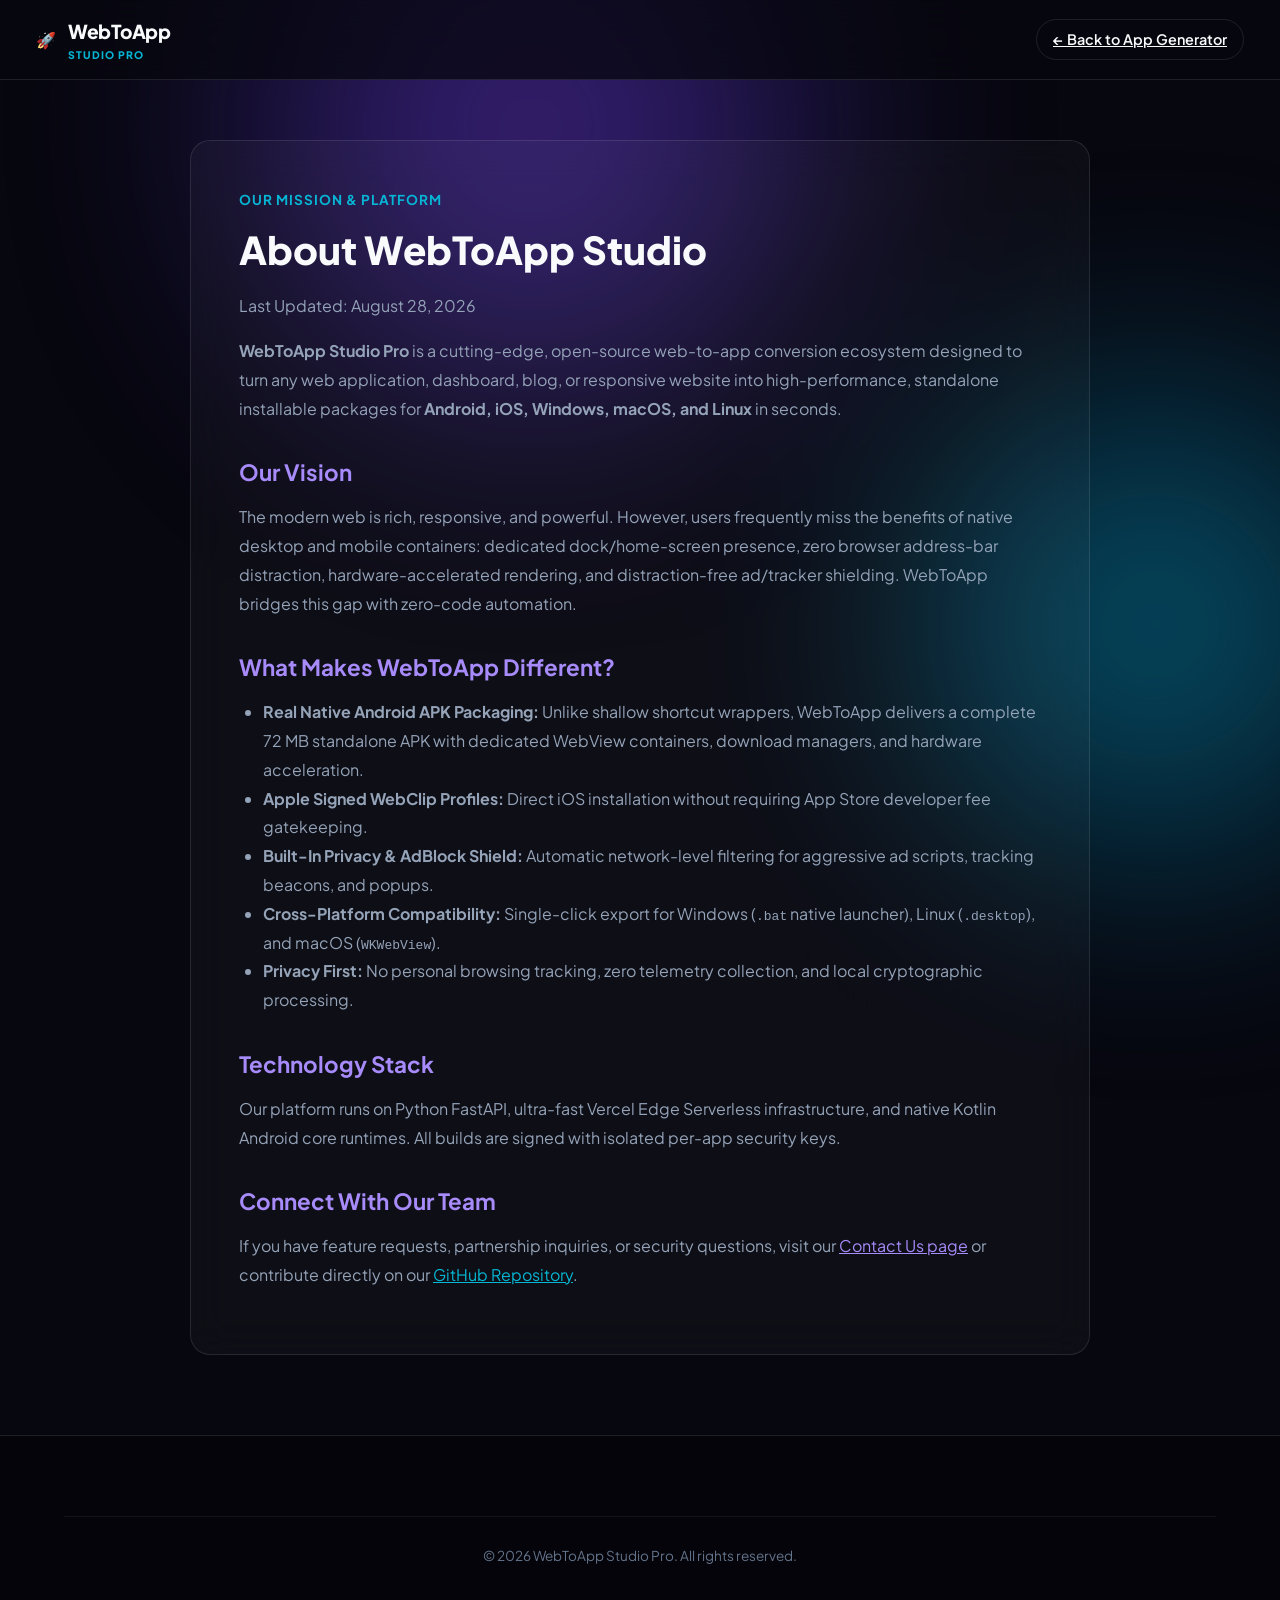
<file: about.html>
﻿<!DOCTYPE html>
<html lang="en">
<head>
  <meta charset="UTF-8">
  <meta name="viewport" content="width=device-width, initial-scale=1.0">
  <title>About Us — WebToApp Studio Pro</title>
  <meta name="description" content="Learn about WebToApp Studio, our mission to convert the web into native multi-platform experiences, and our open-source commitment.">
  <link rel="icon" href="assets/site-logo.jpg">
  <link href="https://fonts.googleapis.com/css2?family=Plus+Jakarta+Sans:wght@400;500;600;700;800&display=swap" rel="stylesheet">
  <link rel="stylesheet" href="css/style.css?v=20260828-pro1">
  <style>
    .legal-page { padding: 140px 0 80px; }
    .content-box { background: rgba(255,255,255,0.03); border: 1px solid var(--border-color); border-radius: var(--radius-lg); padding: 48px; max-width: 900px; margin: 0 auto; backdrop-filter: blur(20px); }
    .content-box h1 { font-size: 2.4rem; font-weight: 800; margin-bottom: 12px; }
    .content-box h2 { font-size: 1.4rem; font-weight: 700; margin: 32px 0 12px; color: var(--primary-light); }
    .content-box p { color: var(--text-muted); line-height: 1.8; margin-bottom: 16px; font-size: 1rem; }
    .content-box ul { margin: 12px 0 20px 24px; color: var(--text-muted); line-height: 1.8; }
    .meta-tag { color: var(--accent-cyan); font-weight: 700; font-size: 0.85rem; text-transform: uppercase; letter-spacing: 1px; margin-bottom: 8px; display: block; }
  </style>
  <!-- Google AdSense Verification & Auto Ads -->
  <meta name="google-adsense-account" content="ca-pub-9543073887536718">
  <script async src="https://pagead2.googlesyndication.com/pagead/js/adsbygoogle.js?client=ca-pub-9543073887536718" crossorigin="anonymous"></script>
</head>
<body>
  <div class="glow-sphere sphere-1"></div>
  <div class="glow-sphere sphere-2"></div>

  <header id="nav">
    <a class="logo" href="/">
      <div class="logo-icon">🚀</div>
      <div class="logo-text">
        <span class="logo-title">WebToApp</span>
        <span class="logo-badge">STUDIO PRO</span>
      </div>
    </a>
    <div class="nav-actions">
      <a href="/" class="btn-nav-secondary">← Back to App Generator</a>
    </div>
  </header>

  <main class="legal-page">
    <div class="section-container">
      <div class="content-box">
        <span class="meta-tag">OUR MISSION & PLATFORM</span>
        <h1>About WebToApp Studio</h1>
        <p>Last Updated: August 28, 2026</p>

        <p><strong>WebToApp Studio Pro</strong> is a cutting-edge, open-source web-to-app conversion ecosystem designed to turn any web application, dashboard, blog, or responsive website into high-performance, standalone installable packages for <strong>Android, iOS, Windows, macOS, and Linux</strong> in seconds.</p>

        <h2>Our Vision</h2>
        <p>The modern web is rich, responsive, and powerful. However, users frequently miss the benefits of native desktop and mobile containers: dedicated dock/home-screen presence, zero browser address-bar distraction, hardware-accelerated rendering, and distraction-free ad/tracker shielding. WebToApp bridges this gap with zero-code automation.</p>

        <h2>What Makes WebToApp Different?</h2>
        <ul>
          <li><strong>Real Native Android APK Packaging:</strong> Unlike shallow shortcut wrappers, WebToApp delivers a complete 72 MB standalone APK with dedicated WebView containers, download managers, and hardware acceleration.</li>
          <li><strong>Apple Signed WebClip Profiles:</strong> Direct iOS installation without requiring App Store developer fee gatekeeping.</li>
          <li><strong>Built-In Privacy & AdBlock Shield:</strong> Automatic network-level filtering for aggressive ad scripts, tracking beacons, and popups.</li>
          <li><strong>Cross-Platform Compatibility:</strong> Single-click export for Windows (<code>.bat</code> native launcher), Linux (<code>.desktop</code>), and macOS (<code>WKWebView</code>).</li>
          <li><strong>Privacy First:</strong> No personal browsing tracking, zero telemetry collection, and local cryptographic processing.</li>
        </ul>

        <h2>Technology Stack</h2>
        <p>Our platform runs on Python FastAPI, ultra-fast Vercel Edge Serverless infrastructure, and native Kotlin Android core runtimes. All builds are signed with isolated per-app security keys.</p>

        <h2>Connect With Our Team</h2>
        <p>If you have feature requests, partnership inquiries, or security questions, visit our <a href="contact.html" style="color:var(--primary-light);">Contact Us page</a> or contribute directly on our <a href="https://github.com/mindcreative134-creator/webtoapp-web" target="_blank" style="color:var(--accent-cyan);">GitHub Repository</a>.</p>
      </div>
    </div>
  </main>

  <footer class="site-footer">
    <div class="footer-container">
      <div class="footer-bottom text-center">
        <p>© 2026 WebToApp Studio Pro. All rights reserved.</p>
      </div>
    </div>
  </footer>
</body>
</html>
</file>
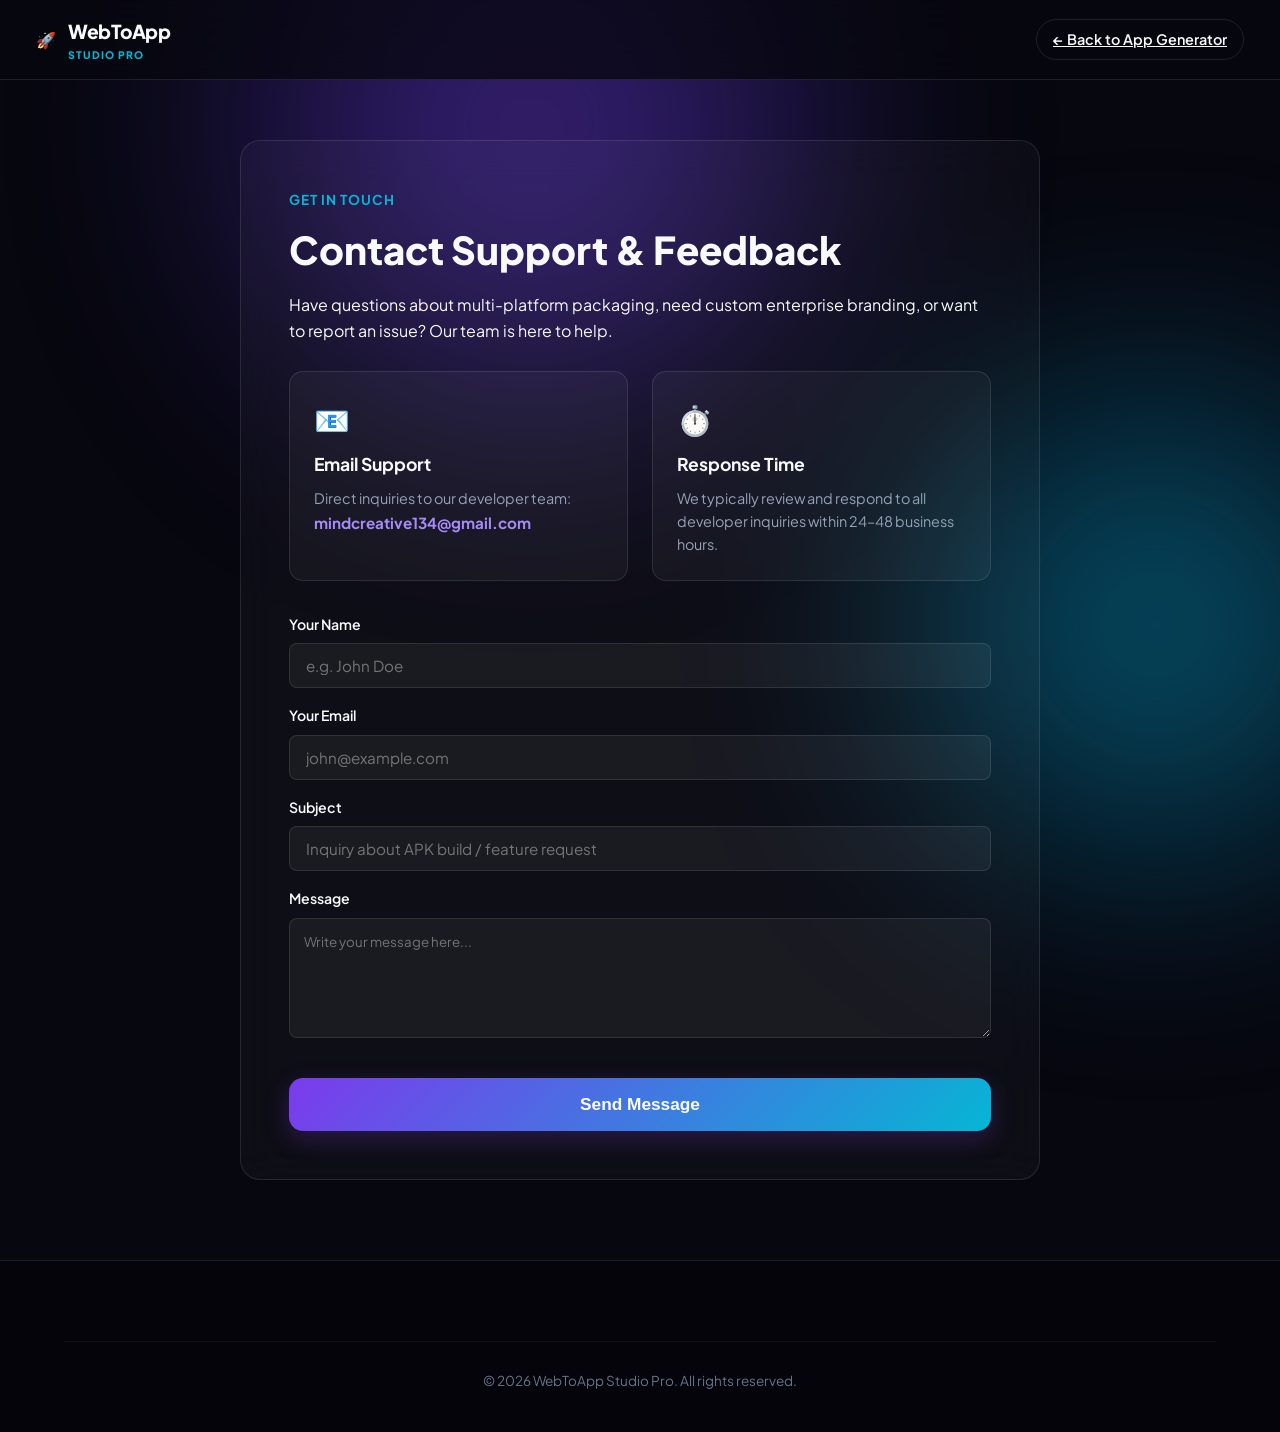
<file: contact.html>
﻿<!DOCTYPE html>
<html lang="en">
<head>
  <meta charset="UTF-8">
  <meta name="viewport" content="width=device-width, initial-scale=1.0">
  <title>Contact Us — WebToApp Studio Pro</title>
  <meta name="description" content="Contact the WebToApp Studio support team for assistance, technical inquiries, bug reports, and enterprise solutions.">
  <link rel="icon" href="assets/site-logo.jpg">
  <link href="https://fonts.googleapis.com/css2?family=Plus+Jakarta+Sans:wght@400;500;600;700;800&display=swap" rel="stylesheet">
  <link rel="stylesheet" href="css/style.css?v=20260828-pro1">
  <style>
    .legal-page { padding: 140px 0 80px; }
    .content-box { background: rgba(255,255,255,0.03); border: 1px solid var(--border-color); border-radius: var(--radius-lg); padding: 48px; max-width: 800px; margin: 0 auto; backdrop-filter: blur(20px); }
    .content-box h1 { font-size: 2.4rem; font-weight: 800; margin-bottom: 12px; }
    .contact-grid { display: grid; grid-template-columns: 1fr 1fr; gap: 24px; margin-top: 28px; }
    .contact-card { background: rgba(255,255,255,0.04); border: 1px solid var(--border-color); border-radius: var(--radius-md); padding: 24px; }
    .contact-card h3 { font-size: 1.1rem; margin-bottom: 8px; }
    .contact-card p { color: var(--text-muted); font-size: 0.9rem; }
    .contact-form { margin-top: 32px; display: flex; flex-direction: column; gap: 16px; }
    .contact-form textarea { background: rgba(255,255,255,0.05); border: 1px solid var(--border-color); padding: 14px; border-radius: var(--radius-sm); color: #fff; font-family: inherit; resize: vertical; min-height: 120px; outline: none; }
    .contact-form textarea:focus { border-color: var(--primary); }
    .meta-tag { color: var(--accent-cyan); font-weight: 700; font-size: 0.85rem; text-transform: uppercase; letter-spacing: 1px; margin-bottom: 8px; display: block; }
  </style>
  <!-- Google AdSense Verification & Auto Ads -->
  <meta name="google-adsense-account" content="ca-pub-9543073887536718">
  <script async src="https://pagead2.googlesyndication.com/pagead/js/adsbygoogle.js?client=ca-pub-9543073887536718" crossorigin="anonymous"></script>
</head>
<body>
  <div class="glow-sphere sphere-1"></div>
  <div class="glow-sphere sphere-2"></div>

  <header id="nav">
    <a class="logo" href="/">
      <div class="logo-icon">🚀</div>
      <div class="logo-text">
        <span class="logo-title">WebToApp</span>
        <span class="logo-badge">STUDIO PRO</span>
      </div>
    </a>
    <div class="nav-actions">
      <a href="/" class="btn-nav-secondary">← Back to App Generator</a>
    </div>
  </header>

  <main class="legal-page">
    <div class="section-container">
      <div class="content-box">
        <span class="meta-tag">GET IN TOUCH</span>
        <h1>Contact Support & Feedback</h1>
        <p>Have questions about multi-platform packaging, need custom enterprise branding, or want to report an issue? Our team is here to help.</p>

        <div class="contact-grid">
          <div class="contact-card">
            <div style="font-size:1.8rem; margin-bottom:8px;">📧</div>
            <h3>Email Support</h3>
            <p>Direct inquiries to our developer team:</p>
            <strong style="color:var(--primary-light); font-size:0.95rem;">mindcreative134@gmail.com</strong>
          </div>

          <div class="contact-card">
            <div style="font-size:1.8rem; margin-bottom:8px;">⏱️</div>
            <h3>Response Time</h3>
            <p>We typically review and respond to all developer inquiries within 24–48 business hours.</p>
          </div>
        </div>

        <form class="contact-form" onsubmit="event.preventDefault(); alert('Thank you! Your message has been received. Our team will contact you shortly.'); this.reset();">
          <label class="field">
            <span class="field-label">Your Name</span>
            <input type="text" placeholder="e.g. John Doe" required>
          </label>

          <label class="field">
            <span class="field-label">Your Email</span>
            <input type="email" placeholder="john@example.com" required>
          </label>

          <label class="field">
            <span class="field-label">Subject</span>
            <input type="text" placeholder="Inquiry about APK build / feature request" required>
          </label>

          <label class="field">
            <span class="field-label">Message</span>
            <textarea placeholder="Write your message here..." required></textarea>
          </label>

          <button class="btn-primary-large" type="submit">
            <span>Send Message</span>
          </button>
        </form>
      </div>
    </div>
  </main>

  <footer class="site-footer">
    <div class="footer-container">
      <div class="footer-bottom text-center">
        <p>© 2026 WebToApp Studio Pro. All rights reserved.</p>
      </div>
    </div>
  </footer>
</body>
</html>
</file>
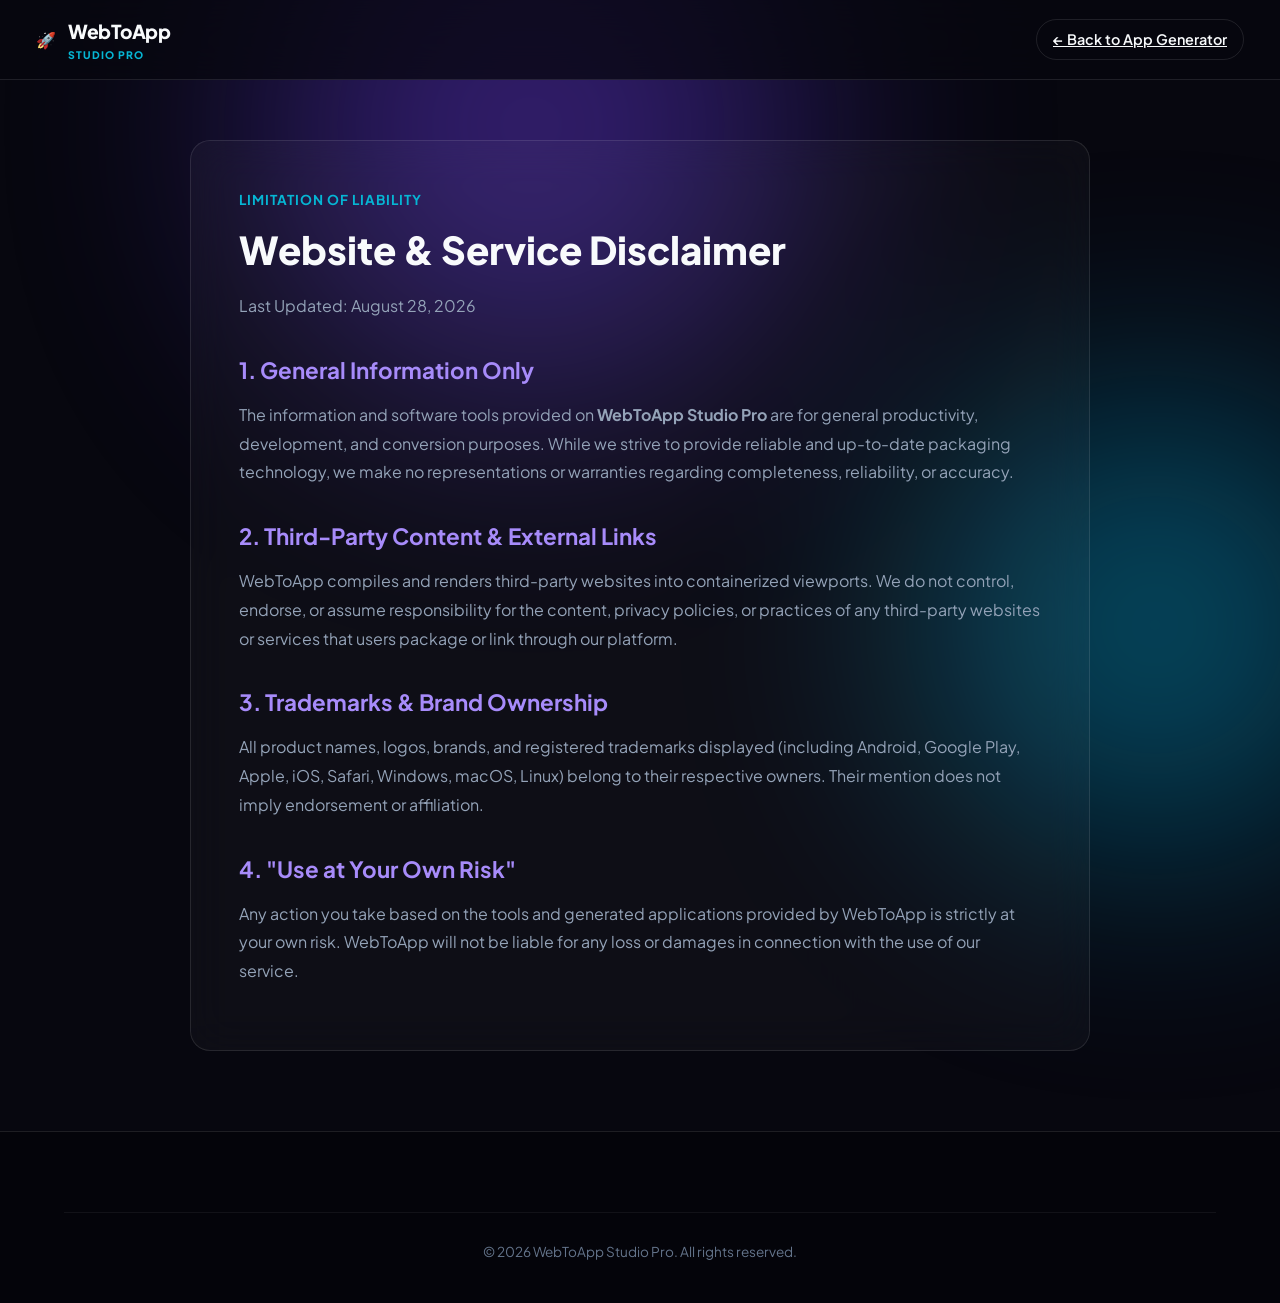
<file: disclaimer.html>
﻿<!DOCTYPE html>
<html lang="en">
<head>
  <meta charset="UTF-8">
  <meta name="viewport" content="width=device-width, initial-scale=1.0">
  <title>Disclaimer — WebToApp Studio Pro</title>
  <meta name="description" content="Legal Disclaimer for WebToApp Studio Pro regarding third-party websites, WebView containers, and multi-platform packaging.">
  <link rel="icon" href="assets/site-logo.jpg">
  <link href="https://fonts.googleapis.com/css2?family=Plus+Jakarta+Sans:wght@400;500;600;700;800&display=swap" rel="stylesheet">
  <link rel="stylesheet" href="css/style.css?v=20260828-pro1">
  <style>
    .legal-page { padding: 140px 0 80px; }
    .content-box { background: rgba(255,255,255,0.03); border: 1px solid var(--border-color); border-radius: var(--radius-lg); padding: 48px; max-width: 900px; margin: 0 auto; backdrop-filter: blur(20px); }
    .content-box h1 { font-size: 2.4rem; font-weight: 800; margin-bottom: 12px; }
    .content-box h2 { font-size: 1.4rem; font-weight: 700; margin: 32px 0 12px; color: var(--primary-light); }
    .content-box p { color: var(--text-muted); line-height: 1.8; margin-bottom: 16px; font-size: 1rem; }
    .content-box ul { margin: 12px 0 20px 24px; color: var(--text-muted); line-height: 1.8; }
    .meta-tag { color: var(--accent-cyan); font-weight: 700; font-size: 0.85rem; text-transform: uppercase; letter-spacing: 1px; margin-bottom: 8px; display: block; }
  </style>
  <!-- Google AdSense Verification & Auto Ads -->
  <meta name="google-adsense-account" content="ca-pub-9543073887536718">
  <script async src="https://pagead2.googlesyndication.com/pagead/js/adsbygoogle.js?client=ca-pub-9543073887536718" crossorigin="anonymous"></script>
</head>
<body>
  <div class="glow-sphere sphere-1"></div>
  <div class="glow-sphere sphere-2"></div>

  <header id="nav">
    <a class="logo" href="/">
      <div class="logo-icon">🚀</div>
      <div class="logo-text">
        <span class="logo-title">WebToApp</span>
        <span class="logo-badge">STUDIO PRO</span>
      </div>
    </a>
    <div class="nav-actions">
      <a href="/" class="btn-nav-secondary">← Back to App Generator</a>
    </div>
  </header>

  <main class="legal-page">
    <div class="section-container">
      <div class="content-box">
        <span class="meta-tag">LIMITATION OF LIABILITY</span>
        <h1>Website & Service Disclaimer</h1>
        <p>Last Updated: August 28, 2026</p>

        <h2>1. General Information Only</h2>
        <p>The information and software tools provided on <strong>WebToApp Studio Pro</strong> are for general productivity, development, and conversion purposes. While we strive to provide reliable and up-to-date packaging technology, we make no representations or warranties regarding completeness, reliability, or accuracy.</p>

        <h2>2. Third-Party Content & External Links</h2>
        <p>WebToApp compiles and renders third-party websites into containerized viewports. We do not control, endorse, or assume responsibility for the content, privacy policies, or practices of any third-party websites or services that users package or link through our platform.</p>

        <h2>3. Trademarks & Brand Ownership</h2>
        <p>All product names, logos, brands, and registered trademarks displayed (including Android, Google Play, Apple, iOS, Safari, Windows, macOS, Linux) belong to their respective owners. Their mention does not imply endorsement or affiliation.</p>

        <h2>4. "Use at Your Own Risk"</h2>
        <p>Any action you take based on the tools and generated applications provided by WebToApp is strictly at your own risk. WebToApp will not be liable for any loss or damages in connection with the use of our service.</p>
      </div>
    </div>
  </main>

  <footer class="site-footer">
    <div class="footer-container">
      <div class="footer-bottom text-center">
        <p>© 2026 WebToApp Studio Pro. All rights reserved.</p>
      </div>
    </div>
  </footer>
</body>
</html>
</file>
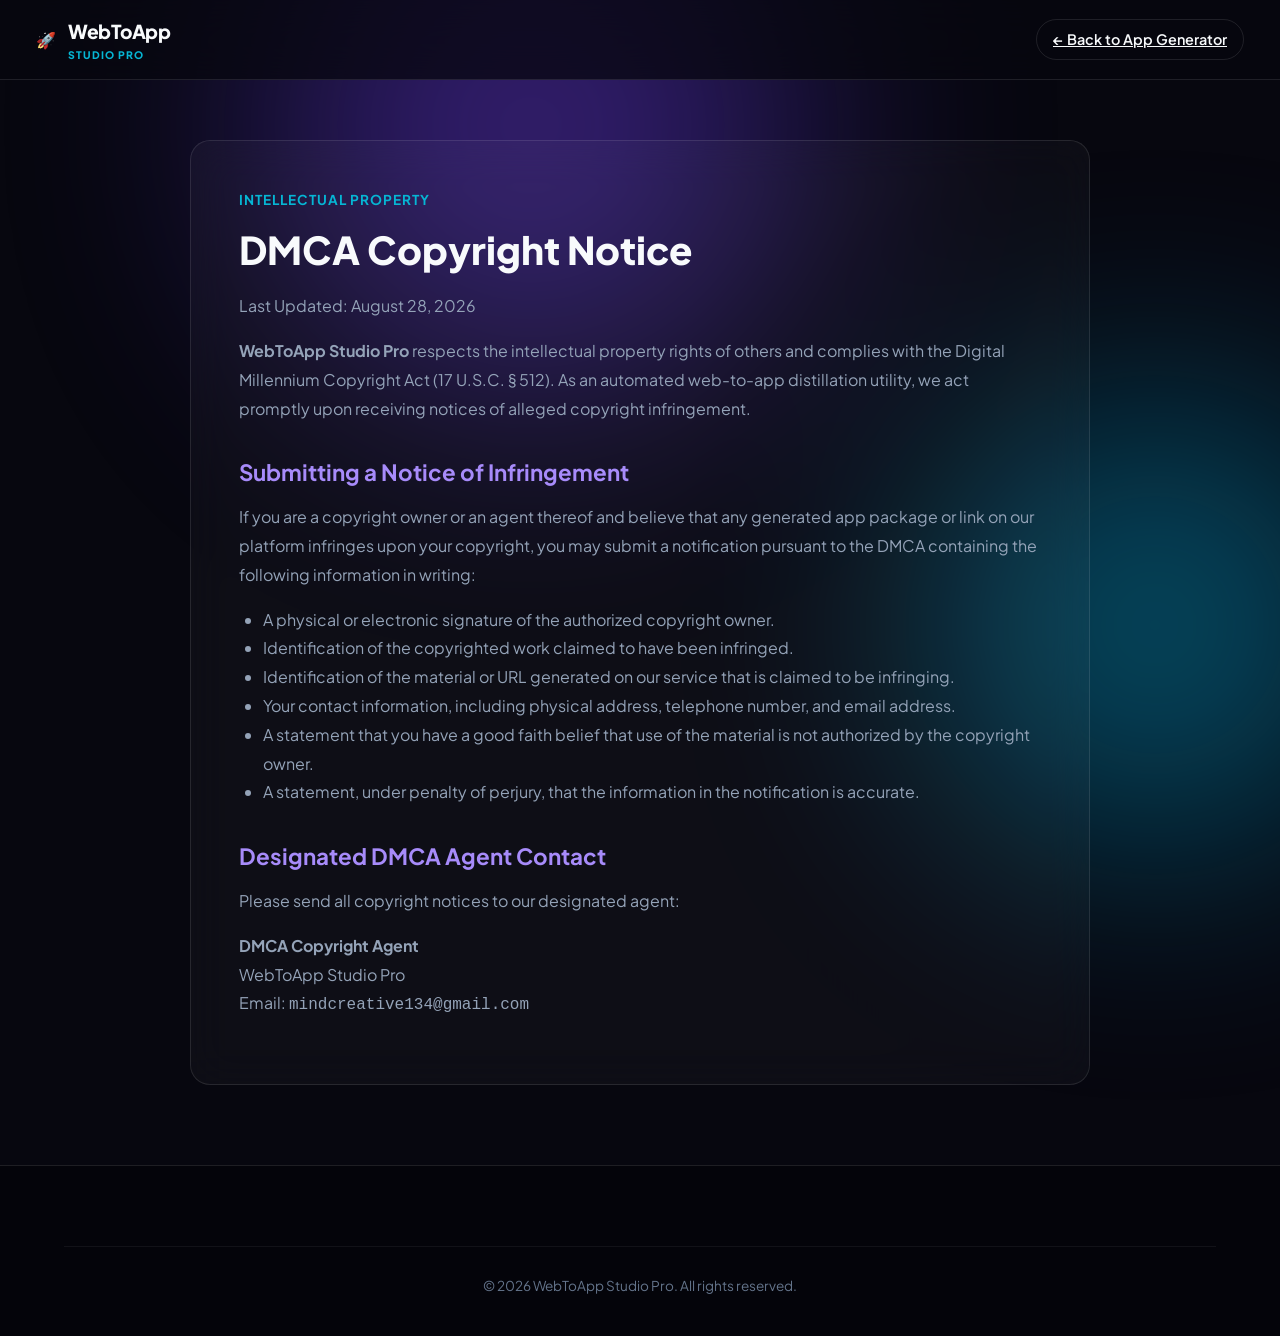
<file: dmca.html>
﻿<!DOCTYPE html>
<html lang="en">
<head>
  <meta charset="UTF-8">
  <meta name="viewport" content="width=device-width, initial-scale=1.0">
  <title>DMCA Policy — WebToApp Studio Pro</title>
  <meta name="description" content="Digital Millennium Copyright Act (DMCA) notice and takedown policy for WebToApp Studio Pro.">
  <link rel="icon" href="assets/site-logo.jpg">
  <link href="https://fonts.googleapis.com/css2?family=Plus+Jakarta+Sans:wght@400;500;600;700;800&display=swap" rel="stylesheet">
  <link rel="stylesheet" href="css/style.css?v=20260828-pro1">
  <style>
    .legal-page { padding: 140px 0 80px; }
    .content-box { background: rgba(255,255,255,0.03); border: 1px solid var(--border-color); border-radius: var(--radius-lg); padding: 48px; max-width: 900px; margin: 0 auto; backdrop-filter: blur(20px); }
    .content-box h1 { font-size: 2.4rem; font-weight: 800; margin-bottom: 12px; }
    .content-box h2 { font-size: 1.4rem; font-weight: 700; margin: 32px 0 12px; color: var(--primary-light); }
    .content-box p { color: var(--text-muted); line-height: 1.8; margin-bottom: 16px; font-size: 1rem; }
    .content-box ul { margin: 12px 0 20px 24px; color: var(--text-muted); line-height: 1.8; }
    .meta-tag { color: var(--accent-cyan); font-weight: 700; font-size: 0.85rem; text-transform: uppercase; letter-spacing: 1px; margin-bottom: 8px; display: block; }
  </style>
  <!-- Google AdSense Verification & Auto Ads -->
  <meta name="google-adsense-account" content="ca-pub-9543073887536718">
  <script async src="https://pagead2.googlesyndication.com/pagead/js/adsbygoogle.js?client=ca-pub-9543073887536718" crossorigin="anonymous"></script>
</head>
<body>
  <div class="glow-sphere sphere-1"></div>
  <div class="glow-sphere sphere-2"></div>

  <header id="nav">
    <a class="logo" href="/">
      <div class="logo-icon">🚀</div>
      <div class="logo-text">
        <span class="logo-title">WebToApp</span>
        <span class="logo-badge">STUDIO PRO</span>
      </div>
    </a>
    <div class="nav-actions">
      <a href="/" class="btn-nav-secondary">← Back to App Generator</a>
    </div>
  </header>

  <main class="legal-page">
    <div class="section-container">
      <div class="content-box">
        <span class="meta-tag">INTELLECTUAL PROPERTY</span>
        <h1>DMCA Copyright Notice</h1>
        <p>Last Updated: August 28, 2026</p>

        <p><strong>WebToApp Studio Pro</strong> respects the intellectual property rights of others and complies with the Digital Millennium Copyright Act (17 U.S.C. § 512). As an automated web-to-app distillation utility, we act promptly upon receiving notices of alleged copyright infringement.</p>

        <h2>Submitting a Notice of Infringement</h2>
        <p>If you are a copyright owner or an agent thereof and believe that any generated app package or link on our platform infringes upon your copyright, you may submit a notification pursuant to the DMCA containing the following information in writing:</p>
        <ul>
          <li>A physical or electronic signature of the authorized copyright owner.</li>
          <li>Identification of the copyrighted work claimed to have been infringed.</li>
          <li>Identification of the material or URL generated on our service that is claimed to be infringing.</li>
          <li>Your contact information, including physical address, telephone number, and email address.</li>
          <li>A statement that you have a good faith belief that use of the material is not authorized by the copyright owner.</li>
          <li>A statement, under penalty of perjury, that the information in the notification is accurate.</li>
        </ul>

        <h2>Designated DMCA Agent Contact</h2>
        <p>Please send all copyright notices to our designated agent:</p>
        <p><strong>DMCA Copyright Agent</strong><br>
        WebToApp Studio Pro<br>
        Email: <code>mindcreative134@gmail.com</code></p>
      </div>
    </div>
  </main>

  <footer class="site-footer">
    <div class="footer-container">
      <div class="footer-bottom text-center">
        <p>© 2026 WebToApp Studio Pro. All rights reserved.</p>
      </div>
    </div>
  </footer>
</body>
</html>
</file>
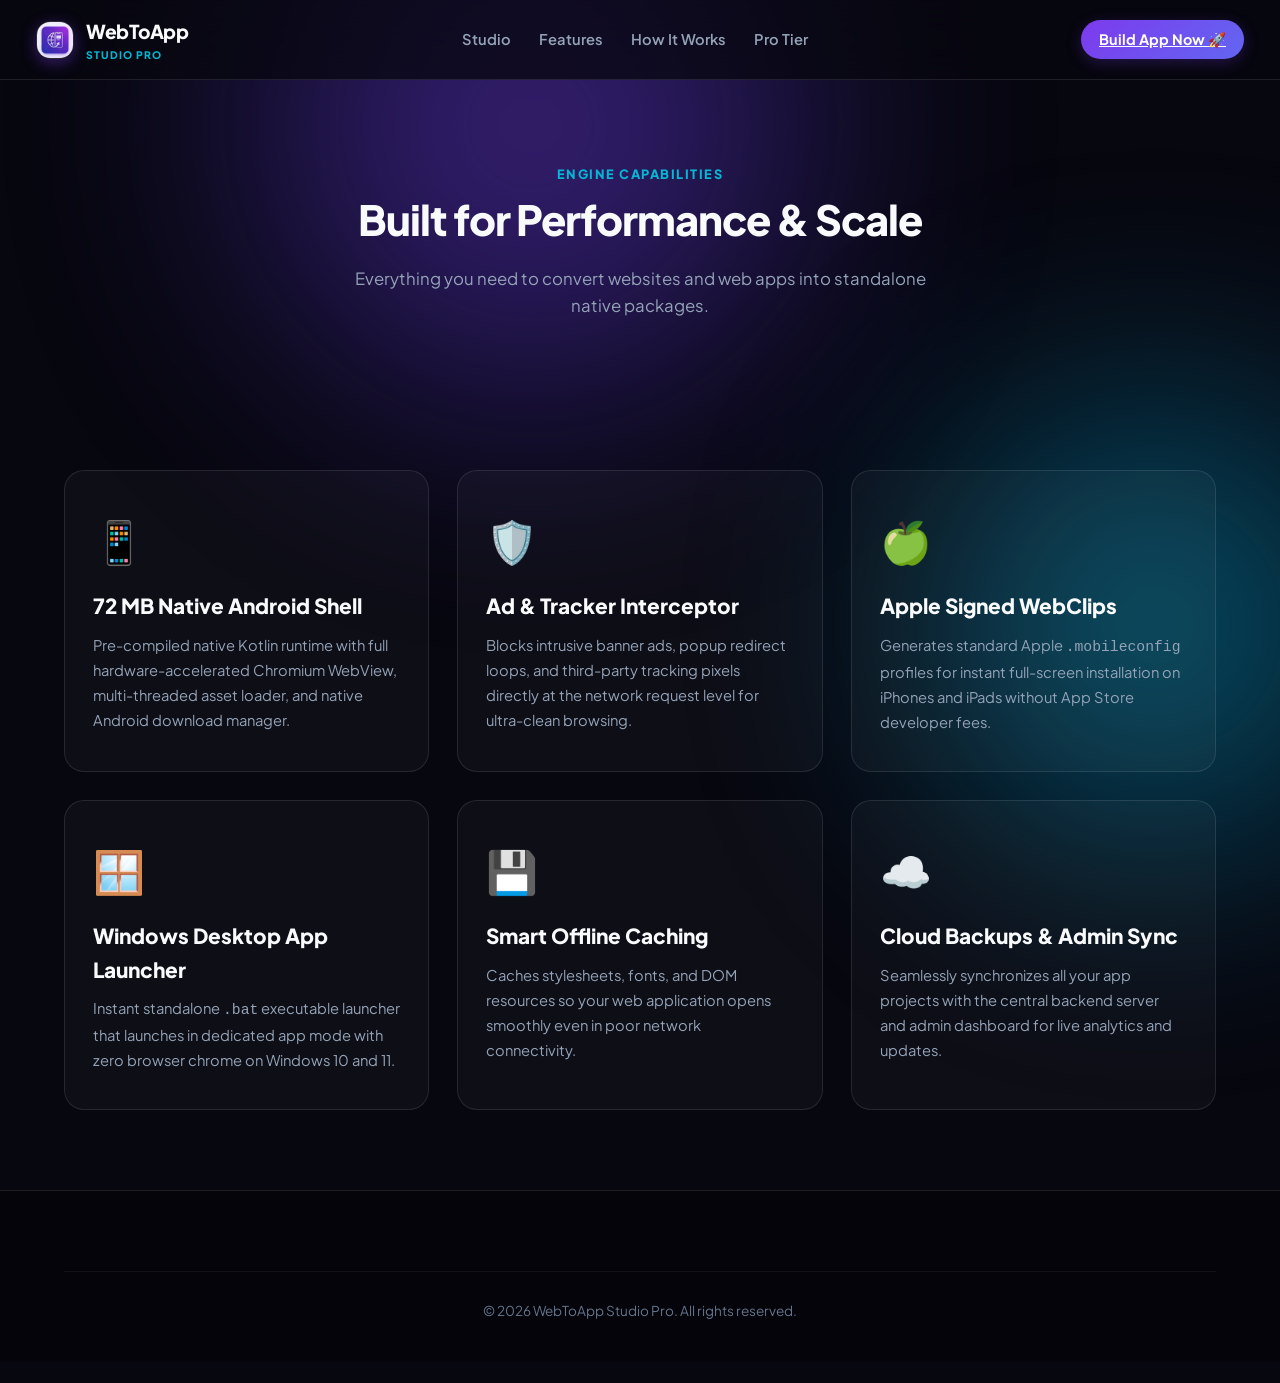
<file: features.html>
﻿<!DOCTYPE html>
<html lang="en">
<head>
  <meta charset="UTF-8">
  <meta name="viewport" content="width=device-width, initial-scale=1.0">
  <title>Features & Capabilities — WebToApp Studio Pro</title>
  <meta name="description" content="Explore WebToApp Studio Pro features: Native Android WebView Shell (72 MB), Apple WebClip Signer, Ad & Tracker Filter, Hardware Acceleration, and Multi-Platform Export.">
  <link rel="icon" href="assets/site-logo.png">
  <link href="https://fonts.googleapis.com/css2?family=Plus+Jakarta+Sans:wght@400;500;600;700;800&display=swap" rel="stylesheet">
  <link rel="stylesheet" href="css/style.css?v=20260828-pro3">
  <style>
    .page-hero { padding: 160px 0 60px; text-align: center; }
    .features-page-grid { display: grid; grid-template-columns: repeat(3, 1fr); gap: 28px; margin: 40px 0 80px; }
    .feature-card-detailed { background: rgba(255,255,255,0.03); border: 1px solid var(--border-color); border-radius: var(--radius-lg); padding: 36px 28px; transition: 0.2s; }
    .feature-card-detailed:hover { border-color: var(--primary-light); background: rgba(124,58,237,0.08); transform: translateY(-4px); }
    .feat-icon-large { font-size: 2.6rem; margin-bottom: 16px; }
    .feat-title { font-size: 1.3rem; font-weight: 800; margin-bottom: 10px; }
    .feat-desc { color: var(--text-muted); font-size: 0.92rem; line-height: 1.7; }
    @media (max-width: 900px) { .features-page-grid { grid-template-columns: 1fr; } }
  </style>
  <!-- Google AdSense Verification & Auto Ads -->
  <meta name="google-adsense-account" content="ca-pub-9543073887536718">
  <script async src="https://pagead2.googlesyndication.com/pagead/js/adsbygoogle.js?client=ca-pub-9543073887536718" crossorigin="anonymous"></script>
</head>
<body>
  <div class="glow-sphere sphere-1"></div>
  <div class="glow-sphere sphere-2"></div>

  <!-- Header -->
  <header id="nav">
    <a class="logo" href="index.html">
      <img src="assets/site-logo.png" alt="WebToApp Logo" class="app-logo-img">
      <div class="logo-text">
        <span class="logo-title">WebToApp</span>
        <span class="logo-badge">STUDIO PRO</span>
      </div>
    </a>
    <nav class="nav-links">
      <a href="index.html" class="nav-link">Studio</a>
      <a href="features.html" class="nav-link active">Features</a>
      <a href="how-it-works.html" class="nav-link">How It Works</a>
      <a href="pricing.html" class="nav-link">Pro Tier</a>
    </nav>
    <div class="nav-actions">
      <a href="index.html" class="btn-nav-primary">Build App Now 🚀</a>
    </div>
  </header>

  <main>
    <section class="page-hero">
      <div class="section-container">
        <span class="section-kicker">ENGINE CAPABILITIES</span>
        <h1 class="section-title">Built for Performance & Scale</h1>
        <p class="section-subtitle">Everything you need to convert websites and web apps into standalone native packages.</p>
      </div>
    </section>

    <div class="section-container">
      <div class="features-page-grid">
        <div class="feature-card-detailed">
          <div class="feat-icon-large">📱</div>
          <h2 class="feat-title">72 MB Native Android Shell</h2>
          <p class="feat-desc">Pre-compiled native Kotlin runtime with full hardware-accelerated Chromium WebView, multi-threaded asset loader, and native Android download manager.</p>
        </div>

        <div class="feature-card-detailed">
          <div class="feat-icon-large">🛡️</div>
          <h2 class="feat-title">Ad & Tracker Interceptor</h2>
          <p class="feat-desc">Blocks intrusive banner ads, popup redirect loops, and third-party tracking pixels directly at the network request level for ultra-clean browsing.</p>
        </div>

        <div class="feature-card-detailed">
          <div class="feat-icon-large">🍏</div>
          <h2 class="feat-title">Apple Signed WebClips</h2>
          <p class="feat-desc">Generates standard Apple <code>.mobileconfig</code> profiles for instant full-screen installation on iPhones and iPads without App Store developer fees.</p>
        </div>

        <div class="feature-card-detailed">
          <div class="feat-icon-large">🪟</div>
          <h2 class="feat-title">Windows Desktop App Launcher</h2>
          <p class="feat-desc">Instant standalone <code>.bat</code> executable launcher that launches in dedicated app mode with zero browser chrome on Windows 10 and 11.</p>
        </div>

        <div class="feature-card-detailed">
          <div class="feat-icon-large">💾</div>
          <h2 class="feat-title">Smart Offline Caching</h2>
          <p class="feat-desc">Caches stylesheets, fonts, and DOM resources so your web application opens smoothly even in poor network connectivity.</p>
        </div>

        <div class="feature-card-detailed">
          <div class="feat-icon-large">☁️</div>
          <h2 class="feat-title">Cloud Backups & Admin Sync</h2>
          <p class="feat-desc">Seamlessly synchronizes all your app projects with the central backend server and admin dashboard for live analytics and updates.</p>
        </div>
      </div>
    </div>
  </main>

  <footer class="site-footer">
    <div class="footer-container">
      <div class="footer-bottom text-center">
        <p>© 2026 WebToApp Studio Pro. All rights reserved.</p>
      </div>
    </div>
  </footer>
</body>
</html>
</file>
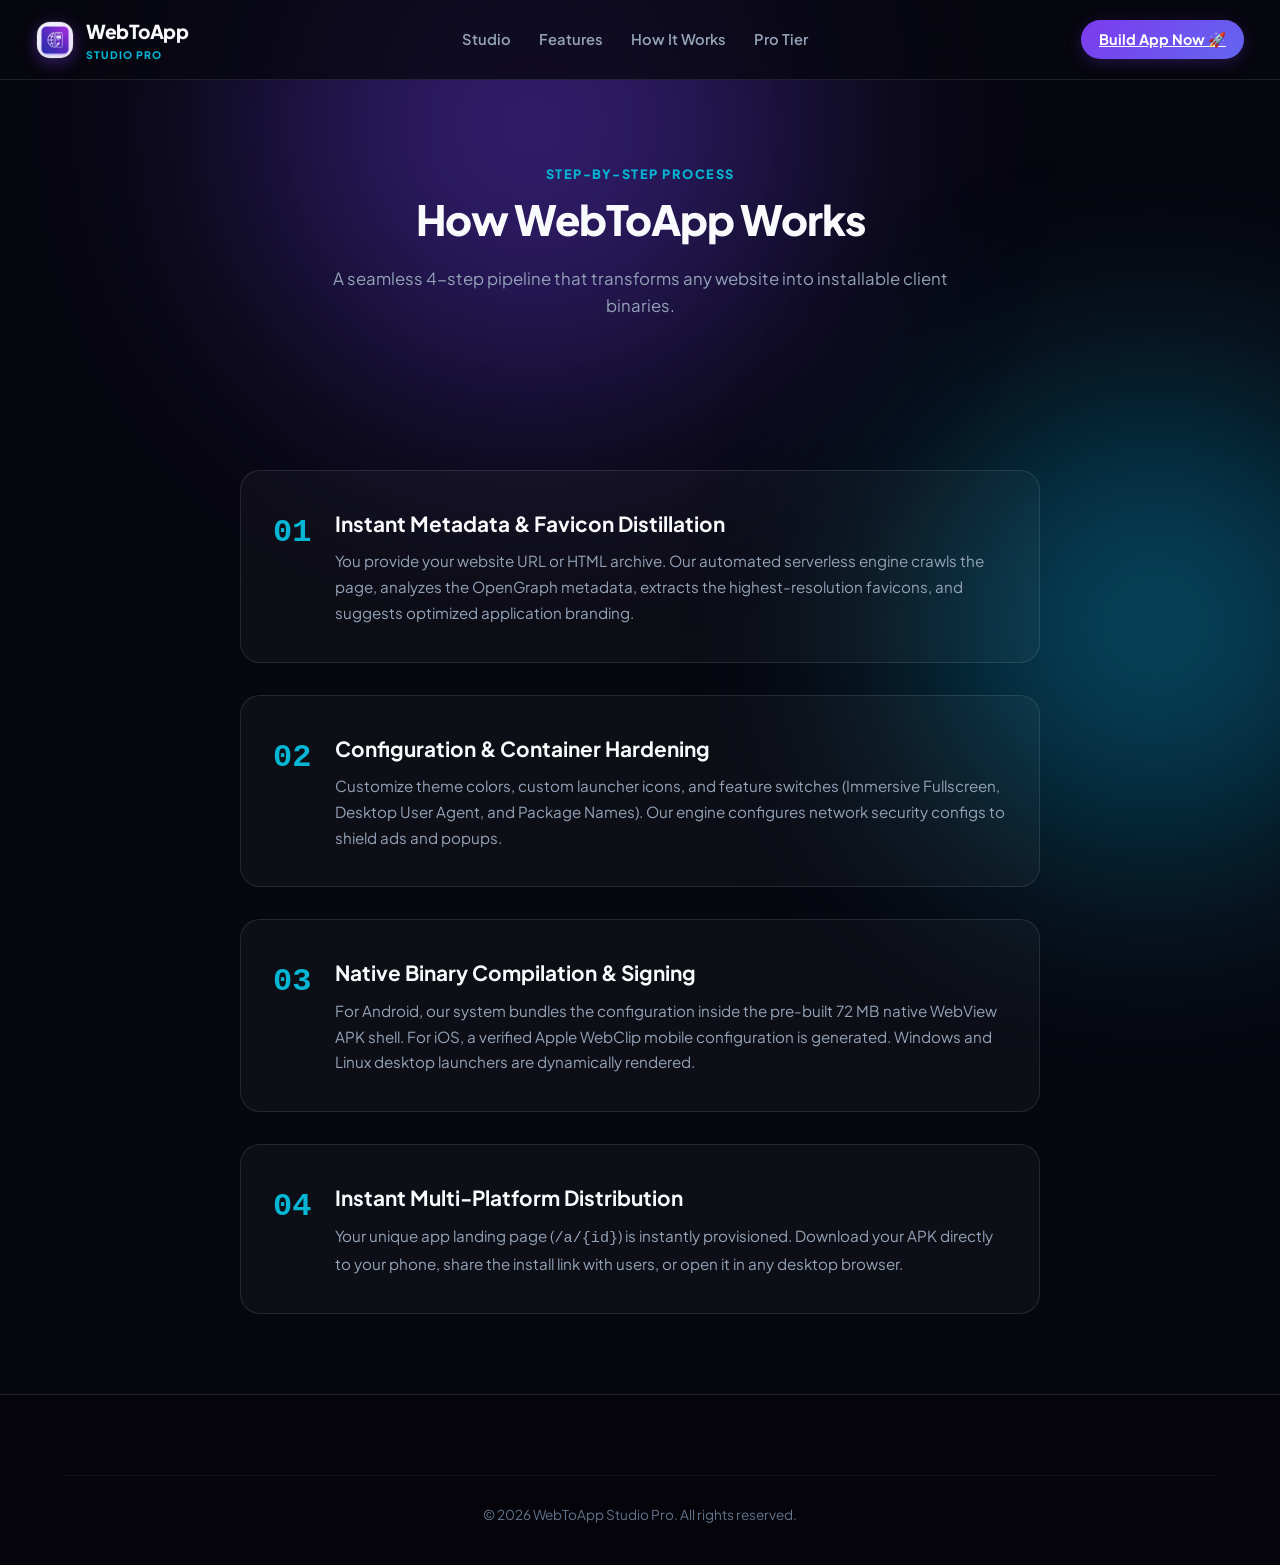
<file: how-it-works.html>
﻿<!DOCTYPE html>
<html lang="en">
<head>
  <meta charset="UTF-8">
  <meta name="viewport" content="width=device-width, initial-scale=1.0">
  <title>How It Works — WebToApp Studio Pro</title>
  <meta name="description" content="Step-by-step guide on how WebToApp distills web pages, injects native containers, and packages Android APKs and iOS WebClips.">
  <link rel="icon" href="assets/site-logo.png">
  <link href="https://fonts.googleapis.com/css2?family=Plus+Jakarta+Sans:wght@400;500;600;700;800&display=swap" rel="stylesheet">
  <link rel="stylesheet" href="css/style.css?v=20260828-pro3">
  <style>
    .page-hero { padding: 160px 0 60px; text-align: center; }
    .timeline { max-width: 800px; margin: 40px auto 80px; display: flex; flex-direction: column; gap: 32px; }
    .timeline-card { display: flex; gap: 24px; background: rgba(255,255,255,0.03); border: 1px solid var(--border-color); border-radius: var(--radius-lg); padding: 36px 32px; }
    .timeline-num { font-size: 2rem; font-weight: 800; color: var(--accent-cyan); font-family: var(--font-mono); }
    .timeline-content h2 { font-size: 1.3rem; margin-bottom: 8px; }
    .timeline-content p { color: var(--text-muted); line-height: 1.7; font-size: 0.95rem; }
    @media (max-width: 700px) { .timeline-card { flex-direction: column; } }
  </style>
  <!-- Google AdSense Verification & Auto Ads -->
  <meta name="google-adsense-account" content="ca-pub-9543073887536718">
  <script async src="https://pagead2.googlesyndication.com/pagead/js/adsbygoogle.js?client=ca-pub-9543073887536718" crossorigin="anonymous"></script>
</head>
<body>
  <div class="glow-sphere sphere-1"></div>
  <div class="glow-sphere sphere-2"></div>

  <!-- Header -->
  <header id="nav">
    <a class="logo" href="index.html">
      <img src="assets/site-logo.png" alt="WebToApp Logo" class="app-logo-img">
      <div class="logo-text">
        <span class="logo-title">WebToApp</span>
        <span class="logo-badge">STUDIO PRO</span>
      </div>
    </a>
    <nav class="nav-links">
      <a href="index.html" class="nav-link">Studio</a>
      <a href="features.html" class="nav-link">Features</a>
      <a href="how-it-works.html" class="nav-link active">How It Works</a>
      <a href="pricing.html" class="nav-link">Pro Tier</a>
    </nav>
    <div class="nav-actions">
      <a href="index.html" class="btn-nav-primary">Build App Now 🚀</a>
    </div>
  </header>

  <main>
    <section class="page-hero">
      <div class="section-container">
        <span class="section-kicker">STEP-BY-STEP PROCESS</span>
        <h1 class="section-title">How WebToApp Works</h1>
        <p class="section-subtitle">A seamless 4-step pipeline that transforms any website into installable client binaries.</p>
      </div>
    </section>

    <div class="section-container">
      <div class="timeline">
        <div class="timeline-card">
          <div class="timeline-num">01</div>
          <div class="timeline-content">
            <h2>Instant Metadata & Favicon Distillation</h2>
            <p>You provide your website URL or HTML archive. Our automated serverless engine crawls the page, analyzes the OpenGraph metadata, extracts the highest-resolution favicons, and suggests optimized application branding.</p>
          </div>
        </div>

        <div class="timeline-card">
          <div class="timeline-num">02</div>
          <div class="timeline-content">
            <h2>Configuration & Container Hardening</h2>
            <p>Customize theme colors, custom launcher icons, and feature switches (Immersive Fullscreen, Desktop User Agent, and Package Names). Our engine configures network security configs to shield ads and popups.</p>
          </div>
        </div>

        <div class="timeline-card">
          <div class="timeline-num">03</div>
          <div class="timeline-content">
            <h2>Native Binary Compilation & Signing</h2>
            <p>For Android, our system bundles the configuration inside the pre-built 72 MB native WebView APK shell. For iOS, a verified Apple WebClip mobile configuration is generated. Windows and Linux desktop launchers are dynamically rendered.</p>
          </div>
        </div>

        <div class="timeline-card">
          <div class="timeline-num">04</div>
          <div class="timeline-content">
            <h2>Instant Multi-Platform Distribution</h2>
            <p>Your unique app landing page (<code>/a/{id}</code>) is instantly provisioned. Download your APK directly to your phone, share the install link with users, or open it in any desktop browser.</p>
          </div>
        </div>
      </div>
    </div>
  </main>

  <footer class="site-footer">
    <div class="footer-container">
      <div class="footer-bottom text-center">
        <p>© 2026 WebToApp Studio Pro. All rights reserved.</p>
      </div>
    </div>
  </footer>
</body>
</html>
</file>
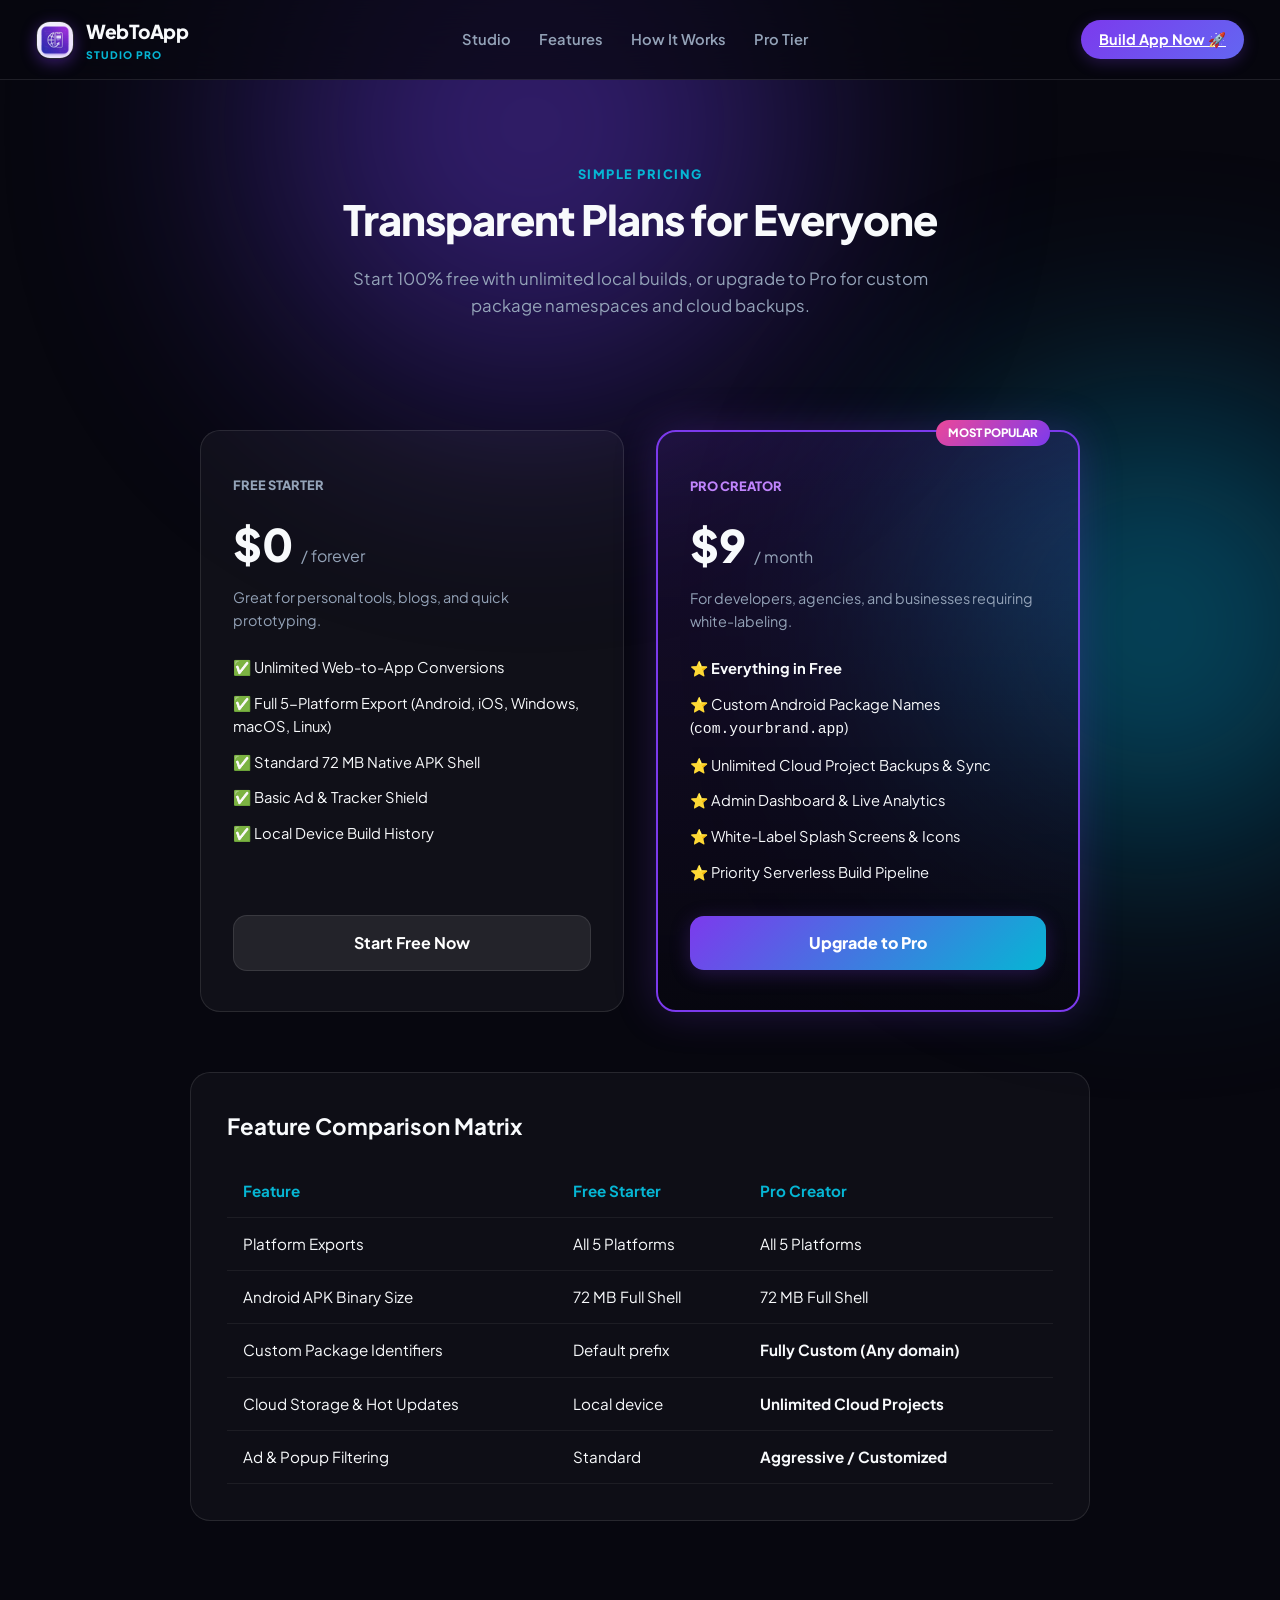
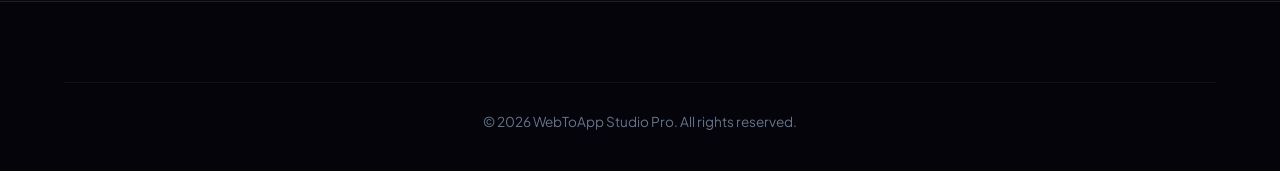
<file: pricing.html>
﻿<!DOCTYPE html>
<html lang="en">
<head>
  <meta charset="UTF-8">
  <meta name="viewport" content="width=device-width, initial-scale=1.0">
  <title>Pricing & Plans — WebToApp Studio Pro</title>
  <meta name="description" content="Simple, transparent pricing for WebToApp. Free starter tier and Pro creator plans for developers and agencies.">
  <link rel="icon" href="assets/site-logo.png">
  <link href="https://fonts.googleapis.com/css2?family=Plus+Jakarta+Sans:wght@400;500;600;700;800&display=swap" rel="stylesheet">
  <link rel="stylesheet" href="css/style.css?v=20260828-pro3">
  <style>
    .page-hero { padding: 160px 0 60px; text-align: center; }
    .comparison-table-wrap { max-width: 900px; margin: 60px auto 80px; background: rgba(255,255,255,0.03); border: 1px solid var(--border-color); border-radius: var(--radius-lg); padding: 36px; }
    .comp-table { width: 100%; border-collapse: collapse; text-align: left; }
    .comp-table th, .comp-table td { padding: 14px 16px; border-bottom: 1px solid rgba(255,255,255,0.06); font-size: 0.95rem; }
    .comp-table th { color: var(--accent-cyan); font-weight: 700; }
  </style>
  <!-- Google AdSense Verification & Auto Ads -->
  <meta name="google-adsense-account" content="ca-pub-9543073887536718">
  <script async src="https://pagead2.googlesyndication.com/pagead/js/adsbygoogle.js?client=ca-pub-9543073887536718" crossorigin="anonymous"></script>
</head>
<body>
  <div class="glow-sphere sphere-1"></div>
  <div class="glow-sphere sphere-2"></div>

  <!-- Header -->
  <header id="nav">
    <a class="logo" href="index.html">
      <img src="assets/site-logo.png" alt="WebToApp Logo" class="app-logo-img">
      <div class="logo-text">
        <span class="logo-title">WebToApp</span>
        <span class="logo-badge">STUDIO PRO</span>
      </div>
    </a>
    <nav class="nav-links">
      <a href="index.html" class="nav-link">Studio</a>
      <a href="features.html" class="nav-link">Features</a>
      <a href="how-it-works.html" class="nav-link">How It Works</a>
      <a href="pricing.html" class="nav-link active">Pro Tier</a>
    </nav>
    <div class="nav-actions">
      <a href="index.html" class="btn-nav-primary">Build App Now 🚀</a>
    </div>
  </header>

  <main>
    <section class="page-hero">
      <div class="section-container">
        <span class="section-kicker">SIMPLE PRICING</span>
        <h1 class="section-title">Transparent Plans for Everyone</h1>
        <p class="section-subtitle">Start 100% free with unlimited local builds, or upgrade to Pro for custom package namespaces and cloud backups.</p>
      </div>
    </section>

    <!-- Pricing Cards Grid -->
    <div class="section-container">
      <div class="pricing-grid">
        <!-- Free Starter -->
        <div class="pricing-card">
          <div class="plan-header">
            <span class="plan-tag">FREE STARTER</span>
            <div class="plan-price">$0 <span>/ forever</span></div>
            <p class="plan-desc">Great for personal tools, blogs, and quick prototyping.</p>
          </div>
          <ul class="plan-features">
            <li>✅ Unlimited Web-to-App Conversions</li>
            <li>✅ Full 5-Platform Export (Android, iOS, Windows, macOS, Linux)</li>
            <li>✅ Standard 72 MB Native APK Shell</li>
            <li>✅ Basic Ad & Tracker Shield</li>
            <li>✅ Local Device Build History</li>
          </ul>
          <a href="index.html" class="btn-plan-secondary text-center" style="display:block; text-decoration:none;">Start Free Now</a>
        </div>

        <!-- Pro Creator -->
        <div class="pricing-card pro-card">
          <div class="popular-ribbon">MOST POPULAR</div>
          <div class="plan-header">
            <span class="plan-tag-pro">PRO CREATOR</span>
            <div class="plan-price">$9 <span>/ month</span></div>
            <p class="plan-desc">For developers, agencies, and businesses requiring white-labeling.</p>
          </div>
          <ul class="plan-features">
            <li>⭐ <strong>Everything in Free</strong></li>
            <li>⭐ Custom Android Package Names (<code>com.yourbrand.app</code>)</li>
            <li>⭐ Unlimited Cloud Project Backups & Sync</li>
            <li>⭐ Admin Dashboard & Live Analytics</li>
            <li>⭐ White-Label Splash Screens & Icons</li>
            <li>⭐ Priority Serverless Build Pipeline</li>
          </ul>
          <a href="index.html" class="btn-plan-primary text-center" style="display:block; text-decoration:none;">Upgrade to Pro</a>
        </div>
      </div>

      <!-- Feature Comparison Table -->
      <div class="comparison-table-wrap">
        <h2 style="font-size:1.4rem; margin-bottom:20px;">Feature Comparison Matrix</h2>
        <table class="comp-table">
          <thead>
            <tr>
              <th>Feature</th>
              <th>Free Starter</th>
              <th>Pro Creator</th>
            </tr>
          </thead>
          <tbody>
            <tr>
              <td>Platform Exports</td>
              <td>All 5 Platforms</td>
              <td>All 5 Platforms</td>
            </tr>
            <tr>
              <td>Android APK Binary Size</td>
              <td>72 MB Full Shell</td>
              <td>72 MB Full Shell</td>
            </tr>
            <tr>
              <td>Custom Package Identifiers</td>
              <td>Default prefix</td>
              <td><strong>Fully Custom (Any domain)</strong></td>
            </tr>
            <tr>
              <td>Cloud Storage & Hot Updates</td>
              <td>Local device</td>
              <td><strong>Unlimited Cloud Projects</strong></td>
            </tr>
            <tr>
              <td>Ad & Popup Filtering</td>
              <td>Standard</td>
              <td><strong>Aggressive / Customized</strong></td>
            </tr>
          </tbody>
        </table>
      </div>
    </div>
  </main>

  <footer class="site-footer">
    <div class="footer-container">
      <div class="footer-bottom text-center">
        <p>© 2026 WebToApp Studio Pro. All rights reserved.</p>
      </div>
    </div>
  </footer>
</body>
</html>
</file>
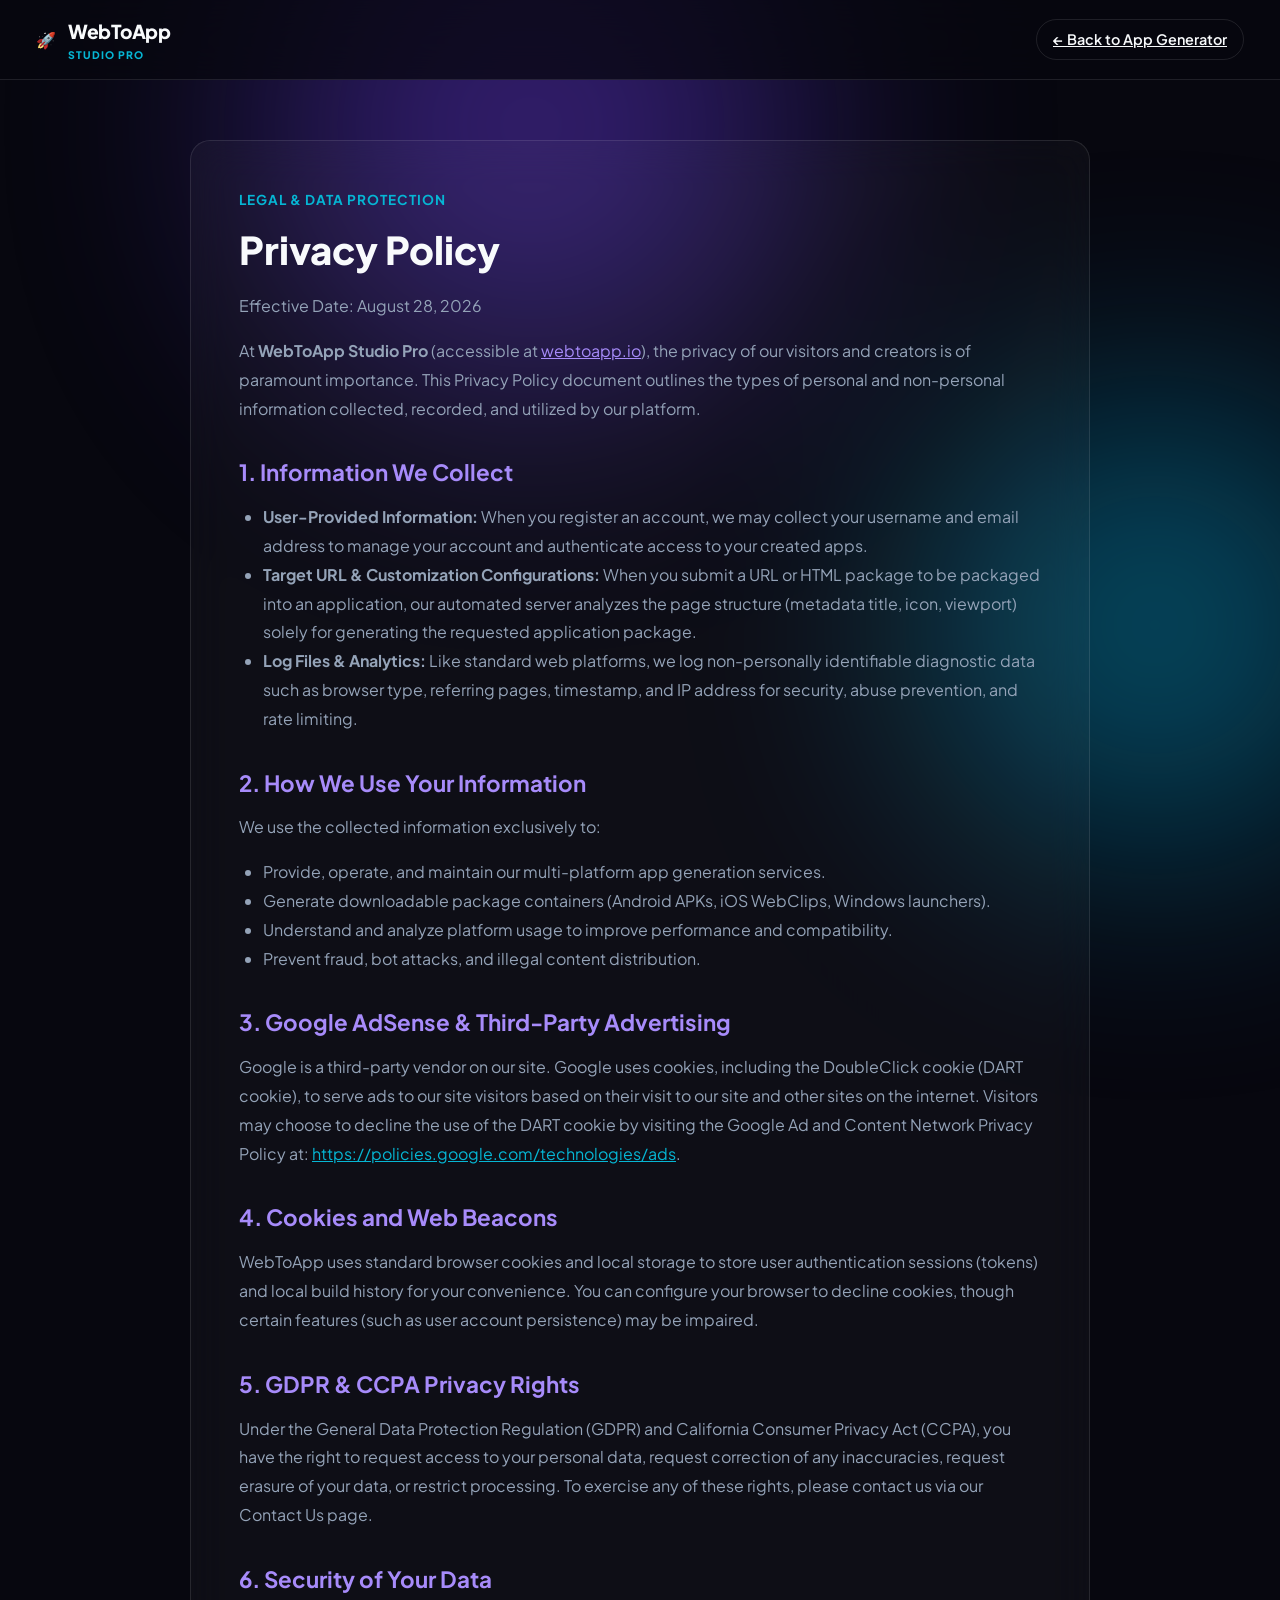
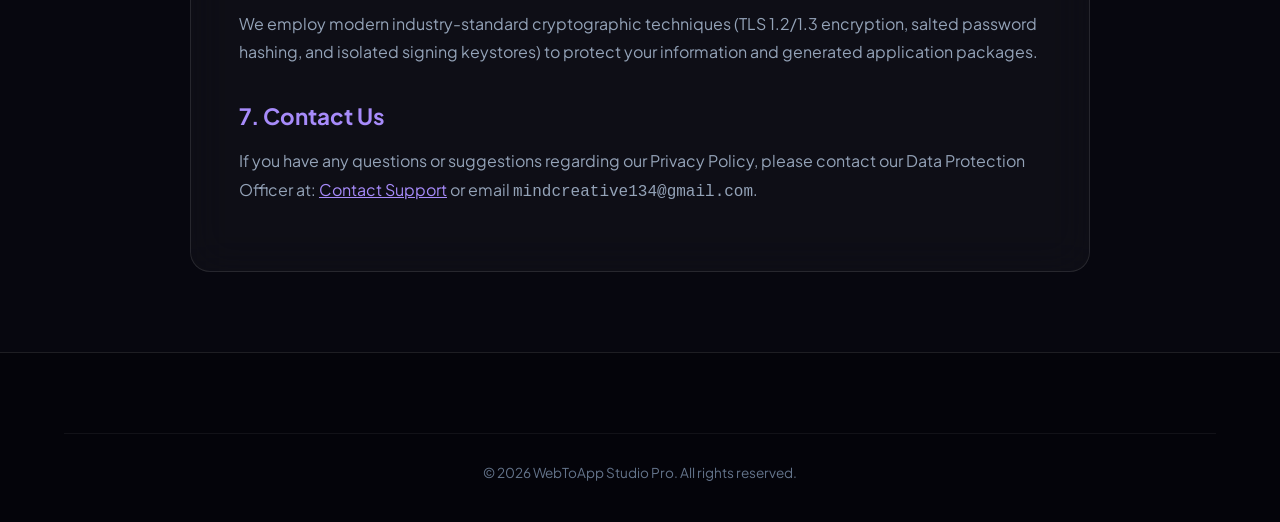
<file: privacy.html>
﻿<!DOCTYPE html>
<html lang="en">
<head>
  <meta charset="UTF-8">
  <meta name="viewport" content="width=device-width, initial-scale=1.0">
  <title>Privacy Policy — WebToApp Studio Pro</title>
  <meta name="description" content="Privacy Policy for WebToApp Studio Pro explaining how data is collected, handled, and protected in compliance with GDPR, CCPA, and Google AdSense guidelines.">
  <link rel="icon" href="assets/site-logo.jpg">
  <link href="https://fonts.googleapis.com/css2?family=Plus+Jakarta+Sans:wght@400;500;600;700;800&display=swap" rel="stylesheet">
  <link rel="stylesheet" href="css/style.css?v=20260828-pro1">
  <style>
    .legal-page { padding: 140px 0 80px; }
    .content-box { background: rgba(255,255,255,0.03); border: 1px solid var(--border-color); border-radius: var(--radius-lg); padding: 48px; max-width: 900px; margin: 0 auto; backdrop-filter: blur(20px); }
    .content-box h1 { font-size: 2.4rem; font-weight: 800; margin-bottom: 12px; }
    .content-box h2 { font-size: 1.4rem; font-weight: 700; margin: 32px 0 12px; color: var(--primary-light); }
    .content-box p { color: var(--text-muted); line-height: 1.8; margin-bottom: 16px; font-size: 1rem; }
    .content-box ul { margin: 12px 0 20px 24px; color: var(--text-muted); line-height: 1.8; }
    .meta-tag { color: var(--accent-cyan); font-weight: 700; font-size: 0.85rem; text-transform: uppercase; letter-spacing: 1px; margin-bottom: 8px; display: block; }
  </style>
  <!-- Google AdSense Verification & Auto Ads -->
  <meta name="google-adsense-account" content="ca-pub-9543073887536718">
  <script async src="https://pagead2.googlesyndication.com/pagead/js/adsbygoogle.js?client=ca-pub-9543073887536718" crossorigin="anonymous"></script>
</head>
<body>
  <div class="glow-sphere sphere-1"></div>
  <div class="glow-sphere sphere-2"></div>

  <header id="nav">
    <a class="logo" href="/">
      <div class="logo-icon">🚀</div>
      <div class="logo-text">
        <span class="logo-title">WebToApp</span>
        <span class="logo-badge">STUDIO PRO</span>
      </div>
    </a>
    <div class="nav-actions">
      <a href="/" class="btn-nav-secondary">← Back to App Generator</a>
    </div>
  </header>

  <main class="legal-page">
    <div class="section-container">
      <div class="content-box">
        <span class="meta-tag">LEGAL & DATA PROTECTION</span>
        <h1>Privacy Policy</h1>
        <p>Effective Date: August 28, 2026</p>

        <p>At <strong>WebToApp Studio Pro</strong> (accessible at <a href="/" style="color:var(--primary-light);">webtoapp.io</a>), the privacy of our visitors and creators is of paramount importance. This Privacy Policy document outlines the types of personal and non-personal information collected, recorded, and utilized by our platform.</p>

        <h2>1. Information We Collect</h2>
        <ul>
          <li><strong>User-Provided Information:</strong> When you register an account, we may collect your username and email address to manage your account and authenticate access to your created apps.</li>
          <li><strong>Target URL & Customization Configurations:</strong> When you submit a URL or HTML package to be packaged into an application, our automated server analyzes the page structure (metadata title, icon, viewport) solely for generating the requested application package.</li>
          <li><strong>Log Files & Analytics:</strong> Like standard web platforms, we log non-personally identifiable diagnostic data such as browser type, referring pages, timestamp, and IP address for security, abuse prevention, and rate limiting.</li>
        </ul>

        <h2>2. How We Use Your Information</h2>
        <p>We use the collected information exclusively to:</p>
        <ul>
          <li>Provide, operate, and maintain our multi-platform app generation services.</li>
          <li>Generate downloadable package containers (Android APKs, iOS WebClips, Windows launchers).</li>
          <li>Understand and analyze platform usage to improve performance and compatibility.</li>
          <li>Prevent fraud, bot attacks, and illegal content distribution.</li>
        </ul>

        <h2>3. Google AdSense & Third-Party Advertising</h2>
        <p>Google is a third-party vendor on our site. Google uses cookies, including the DoubleClick cookie (DART cookie), to serve ads to our site visitors based on their visit to our site and other sites on the internet. Visitors may choose to decline the use of the DART cookie by visiting the Google Ad and Content Network Privacy Policy at: <a href="https://policies.google.com/technologies/ads" target="_blank" style="color:var(--accent-cyan);">https://policies.google.com/technologies/ads</a>.</p>

        <h2>4. Cookies and Web Beacons</h2>
        <p>WebToApp uses standard browser cookies and local storage to store user authentication sessions (tokens) and local build history for your convenience. You can configure your browser to decline cookies, though certain features (such as user account persistence) may be impaired.</p>

        <h2>5. GDPR & CCPA Privacy Rights</h2>
        <p>Under the General Data Protection Regulation (GDPR) and California Consumer Privacy Act (CCPA), you have the right to request access to your personal data, request correction of any inaccuracies, request erasure of your data, or restrict processing. To exercise any of these rights, please contact us via our Contact Us page.</p>

        <h2>6. Security of Your Data</h2>
        <p>We employ modern industry-standard cryptographic techniques (TLS 1.2/1.3 encryption, salted password hashing, and isolated signing keystores) to protect your information and generated application packages.</p>

        <h2>7. Contact Us</h2>
        <p>If you have any questions or suggestions regarding our Privacy Policy, please contact our Data Protection Officer at: <a href="contact.html" style="color:var(--primary-light);">Contact Support</a> or email <code>mindcreative134@gmail.com</code>.</p>
      </div>
    </div>
  </main>

  <footer class="site-footer">
    <div class="footer-container">
      <div class="footer-bottom text-center">
        <p>© 2026 WebToApp Studio Pro. All rights reserved.</p>
      </div>
    </div>
  </footer>
</body>
</html>
</file>
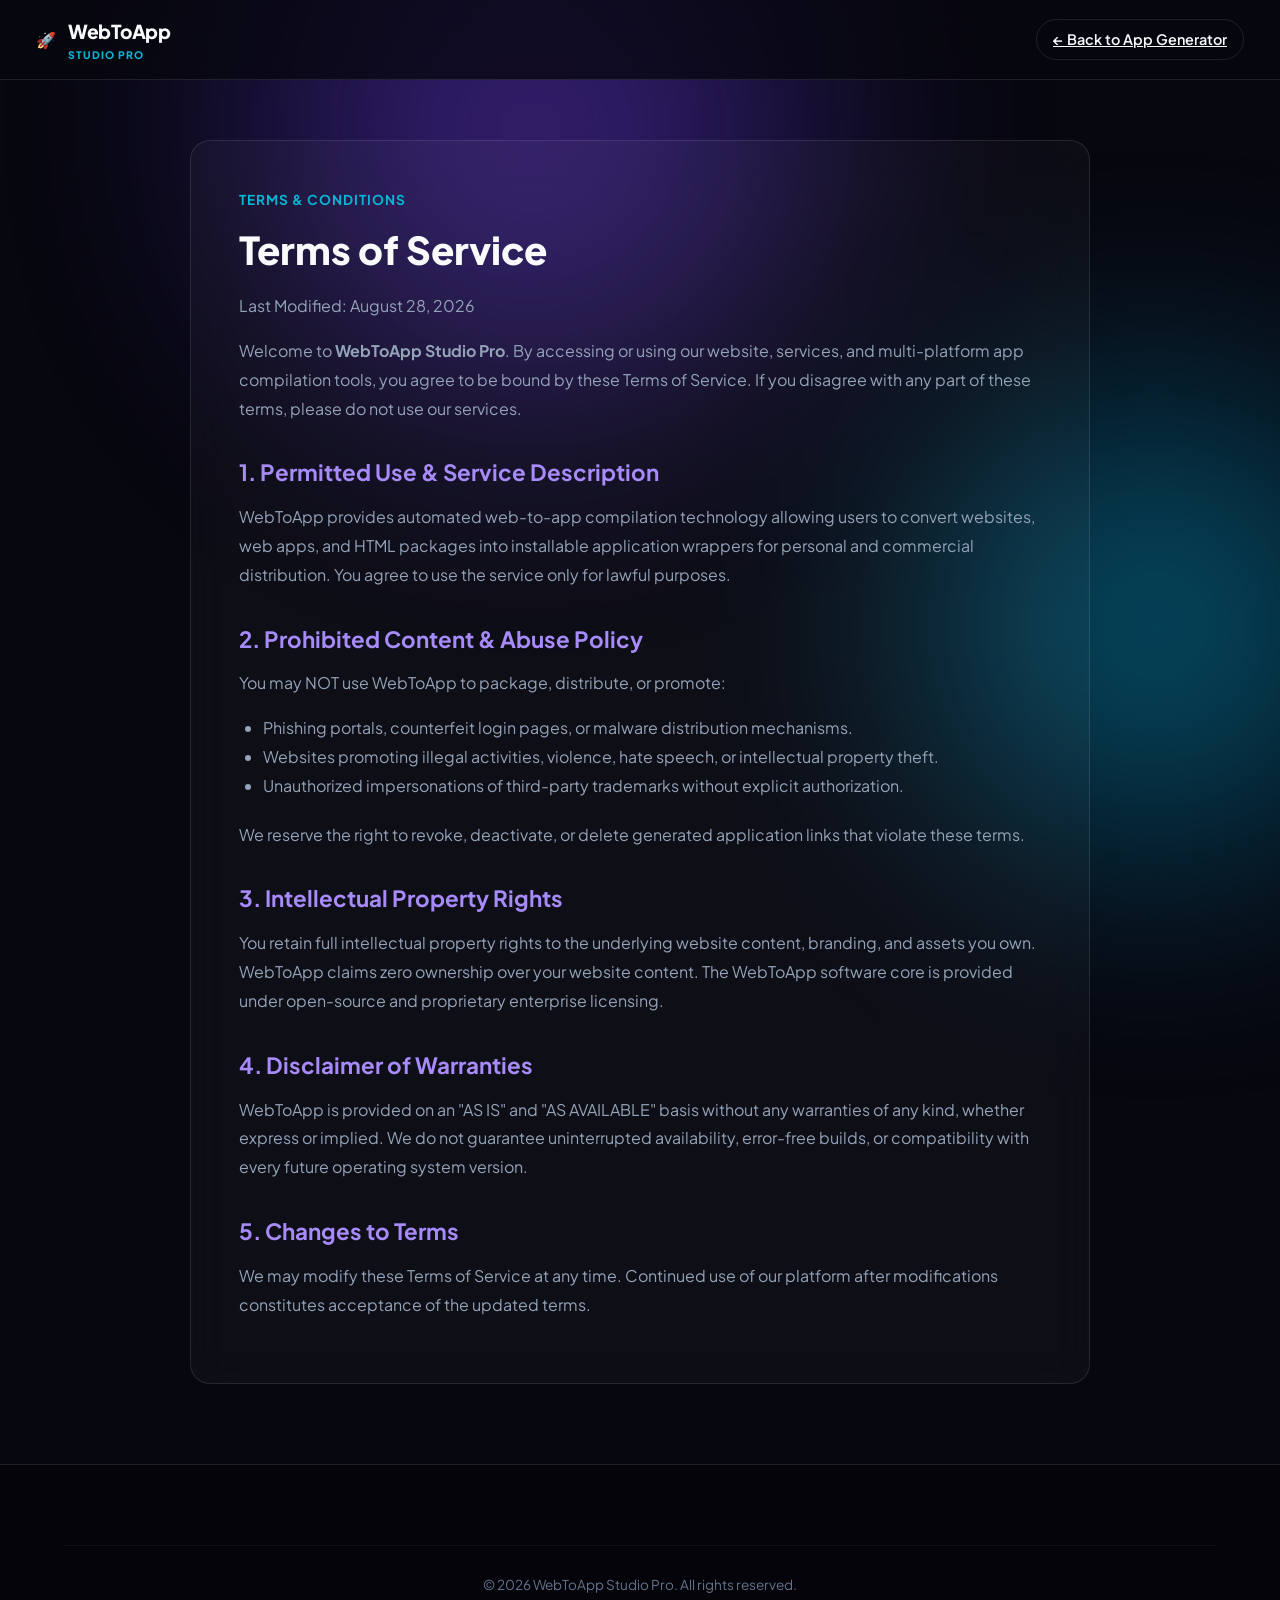
<file: terms.html>
﻿<!DOCTYPE html>
<html lang="en">
<head>
  <meta charset="UTF-8">
  <meta name="viewport" content="width=device-width, initial-scale=1.0">
  <title>Terms of Service — WebToApp Studio Pro</title>
  <meta name="description" content="Terms of Service and Acceptable Use Policy for WebToApp Studio Pro multi-platform application generation platform.">
  <link rel="icon" href="assets/site-logo.jpg">
  <link href="https://fonts.googleapis.com/css2?family=Plus+Jakarta+Sans:wght@400;500;600;700;800&display=swap" rel="stylesheet">
  <link rel="stylesheet" href="css/style.css?v=20260828-pro1">
  <style>
    .legal-page { padding: 140px 0 80px; }
    .content-box { background: rgba(255,255,255,0.03); border: 1px solid var(--border-color); border-radius: var(--radius-lg); padding: 48px; max-width: 900px; margin: 0 auto; backdrop-filter: blur(20px); }
    .content-box h1 { font-size: 2.4rem; font-weight: 800; margin-bottom: 12px; }
    .content-box h2 { font-size: 1.4rem; font-weight: 700; margin: 32px 0 12px; color: var(--primary-light); }
    .content-box p { color: var(--text-muted); line-height: 1.8; margin-bottom: 16px; font-size: 1rem; }
    .content-box ul { margin: 12px 0 20px 24px; color: var(--text-muted); line-height: 1.8; }
    .meta-tag { color: var(--accent-cyan); font-weight: 700; font-size: 0.85rem; text-transform: uppercase; letter-spacing: 1px; margin-bottom: 8px; display: block; }
  </style>
  <!-- Google AdSense Verification & Auto Ads -->
  <meta name="google-adsense-account" content="ca-pub-9543073887536718">
  <script async src="https://pagead2.googlesyndication.com/pagead/js/adsbygoogle.js?client=ca-pub-9543073887536718" crossorigin="anonymous"></script>
</head>
<body>
  <div class="glow-sphere sphere-1"></div>
  <div class="glow-sphere sphere-2"></div>

  <header id="nav">
    <a class="logo" href="/">
      <div class="logo-icon">🚀</div>
      <div class="logo-text">
        <span class="logo-title">WebToApp</span>
        <span class="logo-badge">STUDIO PRO</span>
      </div>
    </a>
    <div class="nav-actions">
      <a href="/" class="btn-nav-secondary">← Back to App Generator</a>
    </div>
  </header>

  <main class="legal-page">
    <div class="section-container">
      <div class="content-box">
        <span class="meta-tag">TERMS & CONDITIONS</span>
        <h1>Terms of Service</h1>
        <p>Last Modified: August 28, 2026</p>

        <p>Welcome to <strong>WebToApp Studio Pro</strong>. By accessing or using our website, services, and multi-platform app compilation tools, you agree to be bound by these Terms of Service. If you disagree with any part of these terms, please do not use our services.</p>

        <h2>1. Permitted Use & Service Description</h2>
        <p>WebToApp provides automated web-to-app compilation technology allowing users to convert websites, web apps, and HTML packages into installable application wrappers for personal and commercial distribution. You agree to use the service only for lawful purposes.</p>

        <h2>2. Prohibited Content & Abuse Policy</h2>
        <p>You may NOT use WebToApp to package, distribute, or promote:</p>
        <ul>
          <li>Phishing portals, counterfeit login pages, or malware distribution mechanisms.</li>
          <li>Websites promoting illegal activities, violence, hate speech, or intellectual property theft.</li>
          <li>Unauthorized impersonations of third-party trademarks without explicit authorization.</li>
        </ul>
        <p>We reserve the right to revoke, deactivate, or delete generated application links that violate these terms.</p>

        <h2>3. Intellectual Property Rights</h2>
        <p>You retain full intellectual property rights to the underlying website content, branding, and assets you own. WebToApp claims zero ownership over your website content. The WebToApp software core is provided under open-source and proprietary enterprise licensing.</p>

        <h2>4. Disclaimer of Warranties</h2>
        <p>WebToApp is provided on an "AS IS" and "AS AVAILABLE" basis without any warranties of any kind, whether express or implied. We do not guarantee uninterrupted availability, error-free builds, or compatibility with every future operating system version.</p>

        <h2>5. Changes to Terms</h2>
        <p>We may modify these Terms of Service at any time. Continued use of our platform after modifications constitutes acceptance of the updated terms.</p>
      </div>
    </div>
  </main>

  <footer class="site-footer">
    <div class="footer-container">
      <div class="footer-bottom text-center">
        <p>© 2026 WebToApp Studio Pro. All rights reserved.</p>
      </div>
    </div>
  </footer>
</body>
</html>
</file>
<file: css/style.css>
/* ========================================================
   WebToApp Studio Pro — Ultra Modern Design System
   ======================================================== */

:root {
  --bg-dark: #07070f;
  --bg-surface: rgba(255, 255, 255, 0.04);
  --bg-surface-hover: rgba(255, 255, 255, 0.08);
  --bg-surface-active: rgba(255, 255, 255, 0.12);
  --border-color: rgba(255, 255, 255, 0.1);
  --border-color-glow: rgba(124, 58, 237, 0.4);
  
  --primary: #7c3aed;
  --primary-hover: #6d28d9;
  --primary-light: #a78bfa;
  --primary-glow: rgba(124, 58, 237, 0.25);
  
  --accent-cyan: #06b6d4;
  --accent-pink: #ec4899;
  --accent-green: #10b981;
  --accent-amber: #f59e0b;

  --text-main: #f8fafc;
  --text-muted: #94a3b8;
  --text-dim: #64748b;

  --radius-sm: 8px;
  --radius-md: 14px;
  --radius-lg: 20px;
  --radius-full: 9999px;

  --shadow-sm: 0 4px 12px rgba(0, 0, 0, 0.3);
  --shadow-lg: 0 20px 50px rgba(0, 0, 0, 0.6);
  --shadow-glow: 0 0 30px rgba(124, 58, 237, 0.35);

  --font-sans: 'Plus Jakarta Sans', -apple-system, BlinkMacSystemFont, 'Segoe UI', Roboto, sans-serif;
  --font-mono: 'JetBrains Mono', monospace;
}

*, *::before, *::after {
  box-sizing: border-box;
  margin: 0;
  padding: 0;
}

html {
  scroll-behavior: smooth;
  color-scheme: dark;
}

body {
  font-family: var(--font-sans);
  background-color: var(--bg-dark);
  color: var(--text-main);
  line-height: 1.6;
  min-height: 100vh;
  overflow-x: hidden;
  position: relative;
}

/* ── Glowing Background Spheres ── */
.glow-sphere {
  position: fixed;
  border-radius: 50%;
  filter: blur(130px);
  pointer-events: none;
  z-index: 0;
  opacity: 0.45;
}

.sphere-1 {
  width: 550px;
  height: 550px;
  background: radial-gradient(circle, #7c3aed, #4338ca);
  top: -150px;
  left: 20%;
  animation: floatSphere 18s ease-in-out infinite alternate;
}

.sphere-2 {
  width: 450px;
  height: 450px;
  background: radial-gradient(circle, #06b6d4, #0284c7);
  top: 400px;
  right: -100px;
  animation: floatSphere 22s ease-in-out infinite alternate-reverse;
}

@keyframes floatSphere {
  0% { transform: translate(0, 0) scale(1); }
  100% { transform: translate(40px, 60px) scale(1.1); }
}

#bg {
  position: fixed;
  top: 0;
  left: 0;
  width: 100vw;
  height: 100vh;
  pointer-events: none;
  z-index: 0;
  opacity: 0.15;
}

/* ── Container Layout ── */
.section-container, .hero-container, .footer-container {
  max-width: 1200px;
  margin: 0 auto;
  padding: 0 24px;
  position: relative;
  z-index: 1;
}

/* ── Typography & Gradients ── */
.gradient-text {
  background: linear-gradient(135deg, #a78bfa 0%, #c084fc 40%, #38bdf8 100%);
  -webkit-background-clip: text;
  -webkit-text-fill-color: transparent;
}

.text-center { text-align: center; }
.hidden { display: none !important; }
.sr-only {
  position: absolute;
  width: 1px;
  height: 1px;
  padding: 0;
  margin: -1px;
  overflow: hidden;
  clip: rect(0, 0, 0, 0);
  border: 0;
}

/* ── Top Navigation Bar ── */
#nav {
  position: fixed;
  top: 0;
  left: 0;
  width: 100%;
  z-index: 100;
  display: flex;
  align-items: center;
  justify-content: space-between;
  padding: 16px 36px;
  background: rgba(7, 7, 15, 0.75);
  backdrop-filter: blur(20px);
  border-bottom: 1px solid var(--border-color);
  transition: all 0.3s ease;
}

.logo {
  display: flex;
  align-items: center;
  gap: 12px;
  text-decoration: none;
  color: var(--text-main);
}

.app-logo-img {
  width: 38px;
  height: 38px;
  border-radius: var(--radius-md);
  object-fit: contain;
  box-shadow: 0 4px 15px rgba(124, 58, 237, 0.4);
  border: 1px solid rgba(255, 255, 255, 0.15);
}

.logo-text {
  display: flex;
  flex-direction: column;
}

.logo-title {
  font-weight: 800;
  font-size: 1.2rem;
  letter-spacing: -0.5px;
}

.logo-badge {
  font-size: 0.65rem;
  font-weight: 800;
  color: var(--accent-cyan);
  letter-spacing: 1px;
}

.nav-links {
  display: flex;
  align-items: center;
  gap: 28px;
}

.nav-link {
  color: var(--text-muted);
  text-decoration: none;
  font-size: 0.92rem;
  font-weight: 600;
  transition: color 0.2s;
}

.nav-link:hover {
  color: var(--text-main);
}

.nav-actions {
  display: flex;
  align-items: center;
  gap: 16px;
}

.lang-switcher select {
  background: var(--bg-surface);
  color: var(--text-muted);
  border: 1px solid var(--border-color);
  padding: 8px 12px;
  border-radius: var(--radius-sm);
  font-size: 0.85rem;
  cursor: pointer;
  outline: none;
}

.btn-nav-secondary {
  background: transparent;
  color: var(--text-main);
  border: 1px solid var(--border-color);
  padding: 8px 16px;
  border-radius: var(--radius-full);
  font-size: 0.9rem;
  font-weight: 600;
  cursor: pointer;
  transition: 0.2s;
}

.btn-nav-secondary:hover {
  background: var(--bg-surface-hover);
  border-color: var(--primary-light);
}

.btn-nav-primary {
  background: linear-gradient(135deg, var(--primary), #6366f1);
  color: #fff;
  border: none;
  padding: 8px 18px;
  border-radius: var(--radius-full);
  font-size: 0.9rem;
  font-weight: 700;
  cursor: pointer;
  box-shadow: 0 4px 15px var(--primary-glow);
  transition: 0.2s;
}

.btn-nav-primary:hover {
  transform: translateY(-1px);
  box-shadow: 0 6px 20px rgba(124, 58, 237, 0.5);
}

.gh-link {
  color: var(--text-muted);
  display: flex;
  align-items: center;
  transition: 0.2s;
}

.gh-link:hover {
  color: var(--text-main);
  transform: scale(1.1);
}

/* ── User Dropdown Menu ── */
.nav-user-dropdown-wrap {
  position: relative;
}

.user-avatar-btn {
  display: flex;
  align-items: center;
  gap: 10px;
  background: var(--bg-surface);
  border: 1px solid var(--border-color);
  padding: 6px 14px 6px 8px;
  border-radius: var(--radius-full);
  color: var(--text-main);
  cursor: pointer;
  transition: 0.2s;
}

.user-avatar-btn:hover {
  border-color: var(--primary-light);
  background: var(--bg-surface-hover);
}

.avatar-circle {
  width: 28px;
  height: 28px;
  border-radius: 50%;
  background: linear-gradient(135deg, #ec4899, #7c3aed);
  display: flex;
  align-items: center;
  justify-content: center;
  font-weight: 800;
  font-size: 0.8rem;
  color: #fff;
}

.user-info-text {
  display: flex;
  align-items: center;
  gap: 6px;
}

.user-name {
  font-size: 0.88rem;
  font-weight: 600;
}

.badge-pro {
  font-size: 0.65rem;
  font-weight: 800;
  background: rgba(124, 58, 237, 0.3);
  color: #c084fc;
  border: 1px solid rgba(124, 58, 237, 0.5);
  padding: 2px 6px;
  border-radius: var(--radius-full);
}

.user-dropdown {
  position: absolute;
  top: calc(100% + 10px);
  right: 0;
  width: 240px;
  background: #0f0c24;
  border: 1px solid var(--border-color);
  border-radius: var(--radius-md);
  padding: 12px;
  box-shadow: var(--shadow-lg);
  backdrop-filter: blur(20px);
  z-index: 110;
  animation: scaleIn 0.2s cubic-bezier(0.16, 1, 0.3, 1);
}

.dropdown-header {
  padding: 6px 8px;
}

.dropdown-email {
  font-size: 0.82rem;
  color: var(--text-muted);
  word-break: break-all;
}

.dropdown-status {
  font-size: 0.75rem;
  color: var(--accent-green);
  font-weight: 600;
}

.dropdown-divider {
  height: 1px;
  background: var(--border-color);
  margin: 8px 0;
}

.dropdown-item {
  display: flex;
  align-items: center;
  gap: 10px;
  width: 100%;
  padding: 10px;
  background: transparent;
  border: none;
  border-radius: var(--radius-sm);
  color: var(--text-main);
  font-size: 0.88rem;
  font-weight: 500;
  text-decoration: none;
  cursor: pointer;
  transition: 0.15s;
}

.dropdown-item:hover {
  background: var(--bg-surface-hover);
  color: #fff;
}

.text-danger { color: #f87171 !important; }
.text-danger:hover { background: rgba(239, 68, 68, 0.15) !important; }

/* ── Hero Section ── */
#hero {
  padding: 160px 0 80px;
  text-align: center;
  position: relative;
  z-index: 1;
}

.hero-announcement {
  display: inline-flex;
  align-items: center;
  gap: 8px;
  background: rgba(124, 58, 237, 0.15);
  border: 1px solid rgba(124, 58, 237, 0.4);
  padding: 6px 16px;
  border-radius: var(--radius-full);
  font-size: 0.85rem;
  color: #c084fc;
  margin-bottom: 24px;
}

.announcement-spark {
  background: #7c3aed;
  color: #fff;
  font-size: 0.7rem;
  font-weight: 800;
  padding: 2px 6px;
  border-radius: 6px;
}

.hero-headline {
  font-size: 3.8rem;
  font-weight: 800;
  line-height: 1.15;
  letter-spacing: -1.5px;
  margin-bottom: 20px;
}

.hero-description {
  font-size: 1.15rem;
  color: var(--text-muted);
  max-width: 680px;
  margin: 0 auto 36px;
}

/* Source Mode Switcher */
.source-mode-wrap {
  display: flex;
  justify-content: center;
  margin-bottom: 18px;
}

.source-mode {
  display: inline-flex;
  background: rgba(255, 255, 255, 0.05);
  border: 1px solid var(--border-color);
  padding: 4px;
  border-radius: var(--radius-full);
}

.mode-btn {
  display: flex;
  align-items: center;
  gap: 8px;
  padding: 8px 20px;
  border: none;
  background: transparent;
  color: var(--text-muted);
  font-size: 0.88rem;
  font-weight: 600;
  border-radius: var(--radius-full);
  cursor: pointer;
  transition: 0.2s;
}

.mode-btn.active {
  background: var(--primary);
  color: #fff;
  box-shadow: 0 2px 10px var(--primary-glow);
}

/* Hero Input Shell */
.hero-input-shell {
  max-width: 680px;
  margin: 0 auto 28px;
}

.url-input-wrap {
  display: flex;
  align-items: center;
  background: rgba(255, 255, 255, 0.06);
  border: 1px solid var(--border-color);
  border-radius: var(--radius-full);
  padding: 6px 8px 6px 20px;
  box-shadow: 0 10px 40px rgba(0, 0, 0, 0.5);
  backdrop-filter: blur(20px);
  transition: border-color 0.2s, box-shadow 0.2s;
}

.url-input-wrap:focus-within {
  border-color: var(--primary);
  box-shadow: 0 0 0 3px rgba(124, 58, 237, 0.25), 0 15px 50px rgba(0, 0, 0, 0.6);
}

.input-prefix-icon {
  font-size: 1.2rem;
  margin-right: 12px;
}

.url-input-wrap input {
  flex: 1;
  background: transparent;
  border: none;
  outline: none;
  color: #fff;
  font-size: 1.05rem;
  font-family: inherit;
}

.url-input-wrap input::placeholder {
  color: var(--text-dim);
}

.btn-gradient-submit {
  display: flex;
  align-items: center;
  gap: 8px;
  background: linear-gradient(135deg, #7c3aed, #06b6d4);
  color: #fff;
  border: none;
  padding: 14px 28px;
  border-radius: var(--radius-full);
  font-size: 1rem;
  font-weight: 700;
  cursor: pointer;
  box-shadow: 0 6px 20px rgba(124, 58, 237, 0.4);
  transition: all 0.2s;
}

.btn-gradient-submit:hover {
  transform: translateY(-2px);
  box-shadow: 0 10px 30px rgba(124, 58, 237, 0.6);
}

/* HTML Dropzone */
.html-dropzone {
  display: flex;
  flex-direction: column;
  align-items: center;
  justify-content: center;
  padding: 32px;
  background: rgba(255, 255, 255, 0.04);
  border: 2px dashed var(--border-color);
  border-radius: var(--radius-lg);
  cursor: pointer;
  transition: 0.2s;
}

.html-dropzone:hover, .html-dropzone.dragover {
  border-color: var(--primary);
  background: rgba(124, 58, 237, 0.08);
}

.dropzone-icon {
  font-size: 2rem;
  margin-bottom: 8px;
}

.html-dropzone-label {
  font-weight: 700;
  font-size: 1.05rem;
}

.html-dropzone-hint {
  color: var(--text-muted);
  font-size: 0.85rem;
}

/* Platform Chips */
.platform-chips-row {
  display: flex;
  flex-wrap: wrap;
  justify-content: center;
  gap: 10px;
  margin-bottom: 48px;
}

.chip-item {
  background: rgba(255, 255, 255, 0.04);
  border: 1px solid var(--border-color);
  padding: 6px 14px;
  border-radius: var(--radius-full);
  font-size: 0.85rem;
  color: var(--text-muted);
  font-weight: 500;
}

/* Stats Counter Grid */
.stats-counter-grid {
  display: grid;
  grid-template-columns: repeat(4, 1fr);
  gap: 16px;
  max-width: 900px;
  margin: 0 auto;
}

.stat-card {
  background: var(--bg-surface);
  border: 1px solid var(--border-color);
  padding: 20px 16px;
  border-radius: var(--radius-md);
  text-align: center;
  backdrop-filter: blur(10px);
}

.stat-num {
  font-size: 1.8rem;
  font-weight: 800;
  background: linear-gradient(135deg, #fff, var(--primary-light));
  -webkit-background-clip: text;
  -webkit-text-fill-color: transparent;
  margin-bottom: 4px;
}

.stat-lbl {
  font-size: 0.82rem;
  color: var(--text-muted);
  font-weight: 600;
  text-transform: uppercase;
  letter-spacing: 0.5px;
}

/* ── Workspace & Configuration Panels ── */
.workspace-section {
  padding: 60px 0;
}

.workspace-grid {
  display: grid;
  grid-template-columns: 1fr 1fr;
  gap: 24px;
  margin-bottom: 36px;
}

.panel {
  background: rgba(255, 255, 255, 0.04);
  border: 1px solid var(--border-color);
  border-radius: var(--radius-lg);
  padding: 28px;
  box-shadow: var(--shadow-lg);
  backdrop-filter: blur(20px);
}

.panel-head {
  display: flex;
  align-items: center;
  justify-content: space-between;
  margin-bottom: 24px;
  padding-bottom: 16px;
  border-bottom: 1px solid var(--border-color);
}

.panel-title-wrap {
  display: flex;
  align-items: center;
  gap: 10px;
}

.panel-title-wrap h2 {
  font-size: 1.3rem;
  font-weight: 700;
}

.status-badge {
  font-size: 0.8rem;
  font-weight: 700;
  padding: 4px 12px;
  border-radius: var(--radius-full);
  background: rgba(124, 58, 237, 0.2);
  color: var(--primary-light);
  border: 1px solid rgba(124, 58, 237, 0.4);
}

.status-badge.done {
  background: rgba(16, 185, 129, 0.2);
  color: #34d399;
  border-color: rgba(16, 185, 129, 0.4);
}

/* Loader */
.analysis-loader {
  text-align: center;
  padding: 40px 20px;
}

.loader-bar {
  height: 4px;
  width: 100%;
  background: rgba(255, 255, 255, 0.1);
  border-radius: 4px;
  overflow: hidden;
  position: relative;
  margin-bottom: 16px;
}

.loader-bar::after {
  content: '';
  position: absolute;
  top: 0;
  left: 0;
  height: 100%;
  width: 40%;
  background: linear-gradient(90deg, #7c3aed, #06b6d4);
  border-radius: 4px;
  animation: loadAnim 1.2s infinite ease-in-out;
}

@keyframes loadAnim {
  0% { left: -40%; }
  100% { left: 100%; }
}

/* Config Form Elements */
.config-grid {
  display: grid;
  grid-template-columns: 1fr 1fr;
  gap: 16px;
}

.field {
  display: flex;
  flex-direction: column;
  gap: 8px;
}

.field-full { grid-column: 1 / -1; }

.field-label {
  font-size: 0.88rem;
  font-weight: 600;
  color: var(--text-main);
}

.field input[type="text"],
.field input[type="number"],
.field input[type="url"],
.field input[type="password"],
.field input[type="email"] {
  background: rgba(255, 255, 255, 0.05);
  border: 1px solid var(--border-color);
  padding: 12px 16px;
  border-radius: var(--radius-sm);
  color: #fff;
  font-family: inherit;
  font-size: 0.95rem;
  outline: none;
  transition: border-color 0.2s;
}

.field input:focus {
  border-color: var(--primary);
}

.field-note {
  font-size: 0.8rem;
  color: var(--text-muted);
}

.color-wrap {
  display: flex;
  align-items: center;
  gap: 12px;
  background: rgba(255, 255, 255, 0.05);
  border: 1px solid var(--border-color);
  padding: 6px 14px;
  border-radius: var(--radius-sm);
}

.color-wrap input[type="color"] {
  width: 32px;
  height: 32px;
  border: none;
  background: none;
  cursor: pointer;
}

#color-hex {
  font-family: var(--font-mono);
  font-size: 0.88rem;
}

/* Icon Upload Box */
.icon-upload {
  display: flex;
  align-items: center;
  gap: 16px;
  background: rgba(255, 255, 255, 0.03);
  border: 1px solid var(--border-color);
  padding: 14px;
  border-radius: var(--radius-md);
}

.icon-upload-preview {
  width: 64px;
  height: 64px;
  border-radius: var(--radius-md);
  background: rgba(124, 58, 237, 0.2);
  display: flex;
  align-items: center;
  justify-content: center;
  overflow: hidden;
  position: relative;
}

.icon-upload-preview img {
  width: 100%;
  height: 100%;
  object-fit: cover;
}

.icon-upload-meta {
  flex: 1;
  display: flex;
  flex-direction: column;
  gap: 6px;
}

.file-picker-btn {
  display: inline-block;
  background: var(--bg-surface-hover);
  border: 1px solid var(--border-color);
  padding: 6px 14px;
  border-radius: var(--radius-sm);
  font-size: 0.85rem;
  font-weight: 600;
  cursor: pointer;
}

.file-picker-name {
  font-size: 0.82rem;
  color: var(--text-muted);
  margin-left: 8px;
}

.icon-upload-clear {
  background: none;
  border: none;
  color: var(--primary-light);
  font-size: 0.78rem;
  text-align: left;
  cursor: pointer;
  padding: 0;
}

/* Feature & Advanced Panels */
.feature-panel, .advanced-panel {
  margin-top: 18px;
  border: 1px solid var(--border-color);
  border-radius: var(--radius-md);
  padding: 14px 18px;
  background: rgba(255, 255, 255, 0.02);
}

.feature-panel summary, .advanced-panel summary {
  cursor: pointer;
  font-weight: 700;
  display: flex;
  flex-direction: column;
}

.feature-summary-sub {
  font-size: 0.8rem;
  color: var(--text-muted);
  font-weight: normal;
}

.feature-grid, .advanced-grid {
  margin-top: 14px;
  display: flex;
  flex-direction: column;
  gap: 12px;
}

.feature-card {
  display: flex;
  align-items: center;
  justify-content: space-between;
  padding: 12px;
  background: var(--bg-surface);
  border-radius: var(--radius-sm);
}

.feature-heading-row {
  display: flex;
  align-items: center;
  gap: 8px;
}

.feature-tag {
  font-size: 0.7rem;
  background: rgba(6, 182, 212, 0.2);
  color: var(--accent-cyan);
  padding: 2px 6px;
  border-radius: 4px;
  font-weight: 700;
}

.feature-copy p {
  font-size: 0.82rem;
  color: var(--text-muted);
}

/* Switch */
.switch {
  position: relative;
  display: inline-block;
  width: 44px;
  height: 24px;
}

.switch input { opacity: 0; width: 0; height: 0; }

.switch-ui {
  position: absolute;
  cursor: pointer;
  top: 0; left: 0; right: 0; bottom: 0;
  background-color: rgba(255, 255, 255, 0.15);
  transition: .25s;
  border-radius: 24px;
}

.switch-ui:before {
  position: absolute;
  content: "";
  height: 18px;
  width: 18px;
  left: 3px;
  bottom: 3px;
  background-color: white;
  transition: .25s;
  border-radius: 50%;
}

.switch input:checked + .switch-ui {
  background-color: var(--primary);
}

.switch input:checked + .switch-ui:before {
  transform: translateX(20px);
}

/* Button Primary Large */
.btn-primary-large {
  width: 100%;
  background: linear-gradient(135deg, #7c3aed, #06b6d4);
  color: #fff;
  border: none;
  padding: 16px;
  border-radius: var(--radius-md);
  font-size: 1.08rem;
  font-weight: 800;
  cursor: pointer;
  box-shadow: 0 8px 25px var(--primary-glow);
  margin-top: 24px;
  transition: all 0.2s;
}

.btn-primary-large:hover {
  transform: translateY(-2px);
  box-shadow: 0 12px 35px rgba(124, 58, 237, 0.5);
}

/* ── Result Panel & Downloads ── */
.result-panel {
  margin-top: 36px;
  text-align: center;
}

.result-celebration {
  margin-bottom: 24px;
}

.badge-success {
  display: inline-block;
  background: rgba(16, 185, 129, 0.2);
  color: #34d399;
  border: 1px solid rgba(16, 185, 129, 0.4);
  padding: 4px 14px;
  border-radius: var(--radius-full);
  font-size: 0.85rem;
  font-weight: 800;
  margin-bottom: 12px;
}

.result-link-wrap {
  display: flex;
  align-items: center;
  max-width: 600px;
  margin: 0 auto 32px;
  background: rgba(255, 255, 255, 0.05);
  border: 1px solid var(--border-color);
  padding: 6px 8px 6px 16px;
  border-radius: var(--radius-full);
}

.result-link-wrap input {
  flex: 1;
  background: none;
  border: none;
  color: #a78bfa;
  font-family: var(--font-mono);
  font-size: 0.9rem;
  outline: none;
}

.btn-copy {
  display: flex;
  align-items: center;
  gap: 6px;
  background: var(--primary);
  color: #fff;
  border: none;
  padding: 8px 18px;
  border-radius: var(--radius-full);
  font-weight: 700;
  font-size: 0.88rem;
  cursor: pointer;
}

/* Download Platform Cards Grid */
.download-platform-grid {
  display: grid;
  grid-template-columns: repeat(auto-fit, minmax(220px, 1fr));
  gap: 16px;
  margin-bottom: 36px;
}

.platform-dl-card {
  display: flex;
  flex-direction: column;
  align-items: center;
  text-align: center;
  padding: 24px 18px;
  background: rgba(255, 255, 255, 0.04);
  border: 1px solid var(--border-color);
  border-radius: var(--radius-lg);
  text-decoration: none;
  color: var(--text-main);
  transition: all 0.25s cubic-bezier(0.16, 1, 0.3, 1);
  position: relative;
  overflow: hidden;
}

.platform-dl-card:hover {
  transform: translateY(-4px);
  border-color: var(--primary-light);
  background: rgba(124, 58, 237, 0.1);
  box-shadow: var(--shadow-glow);
}

.platform-dl-card.primary-card {
  background: linear-gradient(135deg, rgba(124, 58, 237, 0.25), rgba(6, 182, 212, 0.15));
  border-color: var(--primary);
}

.dl-icon {
  font-size: 2.5rem;
  margin-bottom: 12px;
}

.dl-info strong {
  display: block;
  font-size: 1.1rem;
  margin-bottom: 4px;
}

.dl-info span {
  font-size: 0.82rem;
  color: var(--text-muted);
}

.dl-badge {
  margin-top: 14px;
  font-size: 0.75rem;
  font-weight: 800;
  background: rgba(255, 255, 255, 0.1);
  padding: 4px 10px;
  border-radius: var(--radius-full);
}

/* Simulator Preview Shell */
.preview-shell {
  max-width: 800px;
  margin: 0 auto;
  background: #000;
  border: 1px solid var(--border-color);
  border-radius: var(--radius-lg);
  overflow: hidden;
  box-shadow: var(--shadow-lg);
}

.preview-shell-head {
  display: flex;
  align-items: center;
  justify-content: space-between;
  padding: 12px 18px;
  background: rgba(255, 255, 255, 0.05);
  border-bottom: 1px solid var(--border-color);
}

.preview-shell-chrome {
  display: flex;
  gap: 6px;
}

.preview-shell-chrome span {
  width: 10px;
  height: 10px;
  border-radius: 50%;
  background: #475569;
}

.preview-url {
  font-size: 0.8rem;
  font-family: var(--font-mono);
  color: var(--text-muted);
}

.preview-open-btn {
  background: none;
  border: none;
  color: var(--primary-light);
  font-size: 0.82rem;
  font-weight: 600;
  cursor: pointer;
}

.preview-frame-wrap iframe {
  width: 100%;
  height: 480px;
  border: none;
}

/* ── Process / How It Works ── */
.process-section, .features-section, .pricing-section, .history-section, .faq-section {
  padding: 100px 0;
  position: relative;
  z-index: 1;
}

.section-kicker {
  font-size: 0.8rem;
  font-weight: 800;
  letter-spacing: 1.5px;
  color: var(--accent-cyan);
  margin-bottom: 8px;
}

.section-title {
  font-size: 2.6rem;
  font-weight: 800;
  letter-spacing: -1px;
  margin-bottom: 14px;
}

.section-subtitle {
  font-size: 1.05rem;
  color: var(--text-muted);
  max-width: 620px;
  margin: 0 auto 50px;
}

.process-step-grid {
  display: grid;
  grid-template-columns: repeat(3, 1fr);
  gap: 24px;
}

.process-card {
  background: var(--bg-surface);
  border: 1px solid var(--border-color);
  padding: 36px 28px;
  border-radius: var(--radius-lg);
  position: relative;
  transition: 0.25s;
}

.process-card:hover {
  transform: translateY(-4px);
  border-color: var(--primary-light);
  box-shadow: var(--shadow-glow);
}

.step-badge {
  display: inline-block;
  font-size: 0.75rem;
  font-weight: 800;
  font-family: var(--font-mono);
  color: var(--accent-cyan);
  background: rgba(6, 182, 212, 0.15);
  padding: 4px 10px;
  border-radius: 6px;
  margin-bottom: 18px;
}

.step-icon-box {
  font-size: 2.2rem;
  margin-bottom: 16px;
}

.process-card h3 {
  font-size: 1.3rem;
  margin-bottom: 10px;
}

.process-card p {
  font-size: 0.92rem;
  color: var(--text-muted);
}

/* ── Features Grid ── */
.features-grid {
  display: grid;
  grid-template-columns: repeat(3, 1fr);
  gap: 24px;
}

.feature-box {
  background: var(--bg-surface);
  border: 1px solid var(--border-color);
  padding: 32px 24px;
  border-radius: var(--radius-lg);
  transition: 0.2s;
}

.feature-box:hover {
  border-color: rgba(124, 58, 237, 0.4);
  background: rgba(255, 255, 255, 0.06);
}

.feat-icon {
  font-size: 2.2rem;
  margin-bottom: 16px;
}

.feature-box h3 {
  font-size: 1.18rem;
  margin-bottom: 8px;
}

.feature-box p {
  font-size: 0.9rem;
  color: var(--text-muted);
}

/* ── Pricing Cards ── */
.pricing-grid {
  display: grid;
  grid-template-columns: 1fr 1fr;
  gap: 32px;
  max-width: 880px;
  margin: 0 auto;
}

.pricing-card {
  background: var(--bg-surface);
  border: 1px solid var(--border-color);
  border-radius: var(--radius-lg);
  padding: 40px 32px;
  display: flex;
  flex-direction: column;
  position: relative;
}

.pricing-card.pro-card {
  background: linear-gradient(180deg, rgba(124, 58, 237, 0.15) 0%, rgba(7, 7, 15, 0.8) 100%);
  border: 2px solid var(--primary);
  box-shadow: 0 0 40px rgba(124, 58, 237, 0.25);
}

.popular-ribbon {
  position: absolute;
  top: -12px;
  right: 28px;
  background: linear-gradient(135deg, #ec4899, #7c3aed);
  color: #fff;
  font-size: 0.72rem;
  font-weight: 800;
  padding: 4px 12px;
  border-radius: var(--radius-full);
}

.plan-tag {
  font-size: 0.8rem;
  font-weight: 800;
  color: var(--text-muted);
}

.plan-tag-pro {
  font-size: 0.8rem;
  font-weight: 800;
  color: #c084fc;
}

.plan-price {
  font-size: 2.8rem;
  font-weight: 800;
  margin: 12px 0 6px;
}

.plan-price span {
  font-size: 1rem;
  color: var(--text-muted);
  font-weight: normal;
}

.plan-desc {
  font-size: 0.9rem;
  color: var(--text-muted);
  margin-bottom: 24px;
}

.plan-features {
  list-style: none;
  display: flex;
  flex-direction: column;
  gap: 12px;
  margin-bottom: 32px;
  flex: 1;
}

.plan-features li {
  font-size: 0.92rem;
}

.btn-plan-secondary {
  width: 100%;
  background: var(--bg-surface-hover);
  border: 1px solid var(--border-color);
  color: #fff;
  padding: 14px;
  border-radius: var(--radius-md);
  font-weight: 700;
  cursor: pointer;
  transition: 0.2s;
}

.btn-plan-primary {
  width: 100%;
  background: linear-gradient(135deg, #7c3aed, #06b6d4);
  border: none;
  color: #fff;
  padding: 14px;
  border-radius: var(--radius-md);
  font-weight: 800;
  cursor: pointer;
  box-shadow: 0 4px 20px var(--primary-glow);
  transition: 0.2s;
}

/* ── FAQ Accordion ── */
.faq-accordion {
  max-width: 800px;
  margin: 0 auto;
  display: flex;
  flex-direction: column;
  gap: 14px;
}

.faq-item {
  background: var(--bg-surface);
  border: 1px solid var(--border-color);
  border-radius: var(--radius-md);
  padding: 18px 24px;
  cursor: pointer;
}

.faq-item summary {
  font-weight: 700;
  font-size: 1.05rem;
}

.faq-content {
  margin-top: 12px;
  font-size: 0.92rem;
  color: var(--text-muted);
  line-height: 1.7;
}

/* ── Footer ── */
.site-footer {
  border-top: 1px solid var(--border-color);
  padding: 80px 0 40px;
  background: #04040a;
}

.footer-top-grid {
  display: grid;
  grid-template-columns: 2fr 1fr 1fr 1fr;
  gap: 40px;
  margin-bottom: 48px;
}

.footer-col-main {
  display: flex;
  flex-direction: column;
  gap: 14px;
}

.footer-col {
  display: flex;
  flex-direction: column;
  gap: 12px;
}

.footer-col h4 {
  font-size: 0.95rem;
  font-weight: 700;
  color: var(--text-main);
  margin-bottom: 6px;
}

.footer-col a {
  color: var(--text-muted);
  text-decoration: none;
  font-size: 0.88rem;
  transition: color 0.2s;
}

.footer-col a:hover {
  color: var(--primary-light);
}

.footer-live-status {
  display: inline-flex;
  align-items: center;
  gap: 8px;
  background: rgba(16, 185, 129, 0.1);
  border: 1px solid rgba(16, 185, 129, 0.3);
  padding: 6px 14px;
  border-radius: var(--radius-full);
  font-size: 0.8rem;
  color: #34d399;
  font-weight: 600;
  margin-top: 10px;
}

.status-dot {
  width: 8px;
  height: 8px;
  border-radius: 50%;
  background: #10b981;
  box-shadow: 0 0 10px #10b981;
}

.footer-bottom {
  border-top: 1px solid rgba(255, 255, 255, 0.06);
  padding-top: 28px;
  text-align: center;
  font-size: 0.85rem;
  color: var(--text-dim);
}

@media (max-width: 900px) {
  .footer-top-grid { grid-template-columns: 1fr 1fr; }
}

@media (max-width: 600px) {
  .footer-top-grid { grid-template-columns: 1fr; }
}

/* ========================================================
   🔐 AUTHENTICATION MODAL STYLING
   ======================================================== */
.modal-overlay {
  position: fixed;
  top: 0;
  left: 0;
  width: 100vw;
  height: 100vh;
  background: rgba(4, 4, 10, 0.85);
  backdrop-filter: blur(15px);
  z-index: 1000;
  display: flex;
  align-items: center;
  justify-content: center;
  padding: 20px;
  opacity: 1;
  transition: opacity 0.25s ease;
}

.modal-card {
  background: #0d0a1f;
  border: 1px solid rgba(124, 58, 237, 0.4);
  border-radius: var(--radius-lg);
  padding: 36px 32px;
  max-width: 440px;
  width: 100%;
  box-shadow: 0 25px 60px rgba(0, 0, 0, 0.8), 0 0 40px rgba(124, 58, 237, 0.3);
  position: relative;
  animation: modalScale 0.25s cubic-bezier(0.16, 1, 0.3, 1);
}

@keyframes modalScale {
  0% { transform: scale(0.92) translateY(10px); opacity: 0; }
  100% { transform: scale(1) translateY(0); opacity: 1; }
}

.modal-close-btn {
  position: absolute;
  top: 18px;
  right: 18px;
  background: var(--bg-surface);
  border: 1px solid var(--border-color);
  color: var(--text-muted);
  width: 32px;
  height: 32px;
  border-radius: 50%;
  cursor: pointer;
  display: flex;
  align-items: center;
  justify-content: center;
  font-size: 0.9rem;
  transition: 0.2s;
}

.modal-close-btn:hover {
  background: var(--bg-surface-hover);
  color: #fff;
}

.modal-logo-img {
  width: 52px;
  height: 52px;
  border-radius: var(--radius-md);
  object-fit: contain;
  margin-bottom: 12px;
  box-shadow: 0 6px 20px rgba(124, 58, 237, 0.4);
}

.modal-header h2 {
  font-size: 1.45rem;
  font-weight: 800;
  margin-bottom: 6px;
}

.modal-sub {
  font-size: 0.88rem;
  color: var(--text-muted);
  margin-bottom: 18px;
}

/* 🔵 Google Button Styling */
.google-auth-box {
  margin-bottom: 16px;
}

.btn-google-sign-in {
  width: 100%;
  display: flex;
  align-items: center;
  justify-content: center;
  gap: 12px;
  background: #ffffff;
  color: #1f2937;
  border: 1px solid #e5e7eb;
  padding: 12px 18px;
  border-radius: var(--radius-md);
  font-size: 0.95rem;
  font-weight: 700;
  cursor: pointer;
  box-shadow: 0 2px 10px rgba(0, 0, 0, 0.15);
  transition: all 0.2s cubic-bezier(0.16, 1, 0.3, 1);
}

.btn-google-sign-in:hover {
  background: #f9fafb;
  transform: translateY(-1px);
  box-shadow: 0 4px 15px rgba(255, 255, 255, 0.2);
}

.btn-google-sign-in:active {
  transform: translateY(0);
}

/* Auth Alert */
.auth-alert {
  padding: 10px 14px;
  border-radius: var(--radius-sm);
  font-size: 0.85rem;
  font-weight: 600;
  margin-bottom: 16px;
}

.auth-alert.error {
  background: rgba(239, 68, 68, 0.15);
  border: 1px solid rgba(239, 68, 68, 0.4);
  color: #f87171;
}

.auth-alert.success {
  background: rgba(16, 185, 129, 0.15);
  border: 1px solid rgba(16, 185, 129, 0.4);
  color: #34d399;
}

/* Tabs Bar */
.auth-tab-bar {
  display: grid;
  grid-template-columns: 1fr 1fr;
  background: rgba(255, 255, 255, 0.05);
  border-radius: var(--radius-md);
  padding: 4px;
  margin-bottom: 20px;
}

.auth-tab {
  padding: 10px;
  background: transparent;
  border: none;
  color: var(--text-muted);
  font-weight: 700;
  font-size: 0.9rem;
  border-radius: var(--radius-sm);
  cursor: pointer;
  transition: 0.2s;
}

.auth-tab.active {
  background: var(--primary);
  color: #fff;
}

.auth-form {
  display: flex;
  flex-direction: column;
  gap: 16px;
}

.field-label-row {
  display: flex;
  justify-content: space-between;
  align-items: center;
}

.link-small {
  font-size: 0.78rem;
  color: var(--primary-light);
  text-decoration: none;
}

.full-width { width: 100%; }

.or-divider {
  display: flex;
  align-items: center;
  margin: 18px 0;
}

.or-divider::before, .or-divider::after {
  content: '';
  flex: 1;
  height: 1px;
  background: var(--border-color);
}

.or-divider span {
  padding: 0 12px;
  font-size: 0.75rem;
  color: var(--text-dim);
  font-weight: 700;
}

.btn-guest-continue {
  width: 100%;
  background: rgba(255, 255, 255, 0.05);
  border: 1px solid var(--border-color);
  color: var(--text-muted);
  padding: 12px;
  border-radius: var(--radius-md);
  font-size: 0.88rem;
  font-weight: 700;
  cursor: pointer;
  transition: 0.2s;
}

.btn-guest-continue:hover {
  background: var(--bg-surface-hover);
  color: #fff;
  border-color: var(--primary-light);
}

/* ── Responsive Mobile Styles ── */
@media (max-width: 900px) {
  #nav { padding: 14px 20px; }
  .nav-links { display: none; }
  .hero-headline { font-size: 2.6rem; }
  .workspace-grid, .process-step-grid, .features-grid, .pricing-grid { grid-template-columns: 1fr; }
  .stats-counter-grid { grid-template-columns: 1fr 1fr; }
}
</file>
